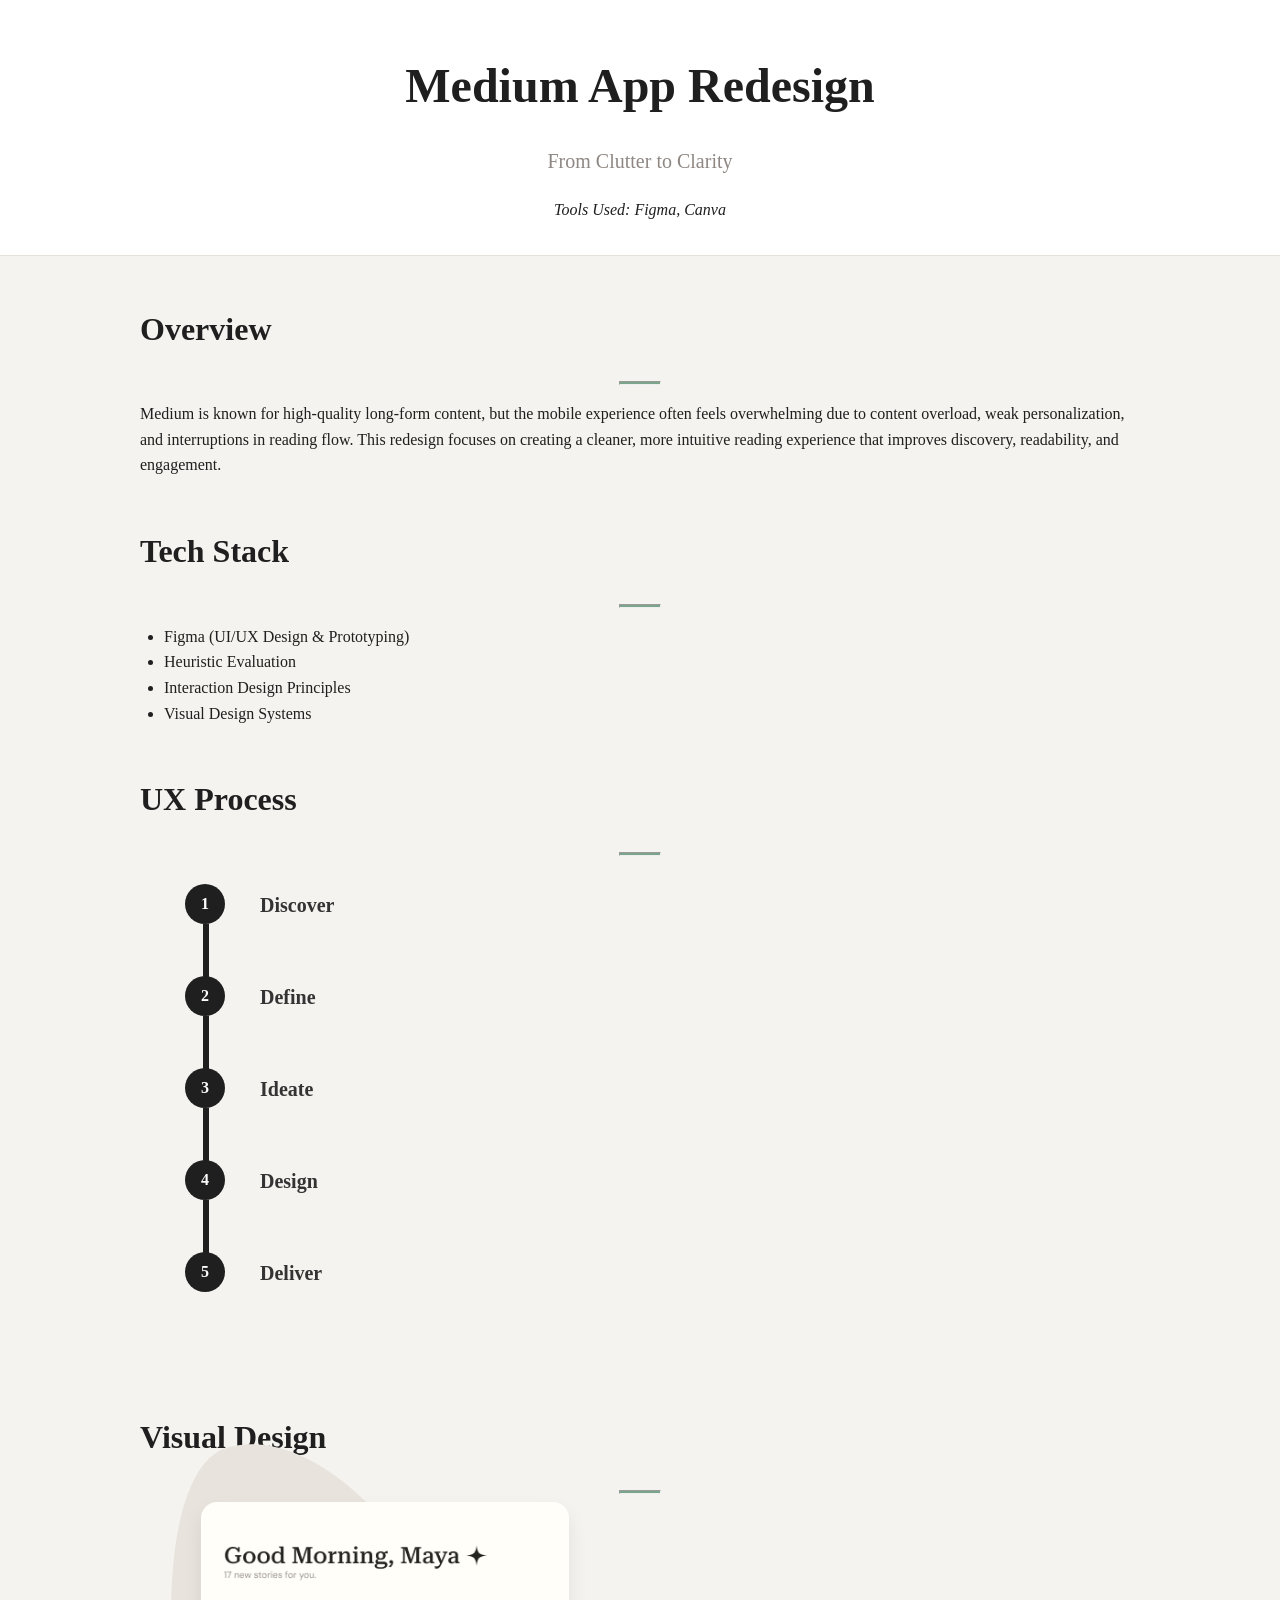
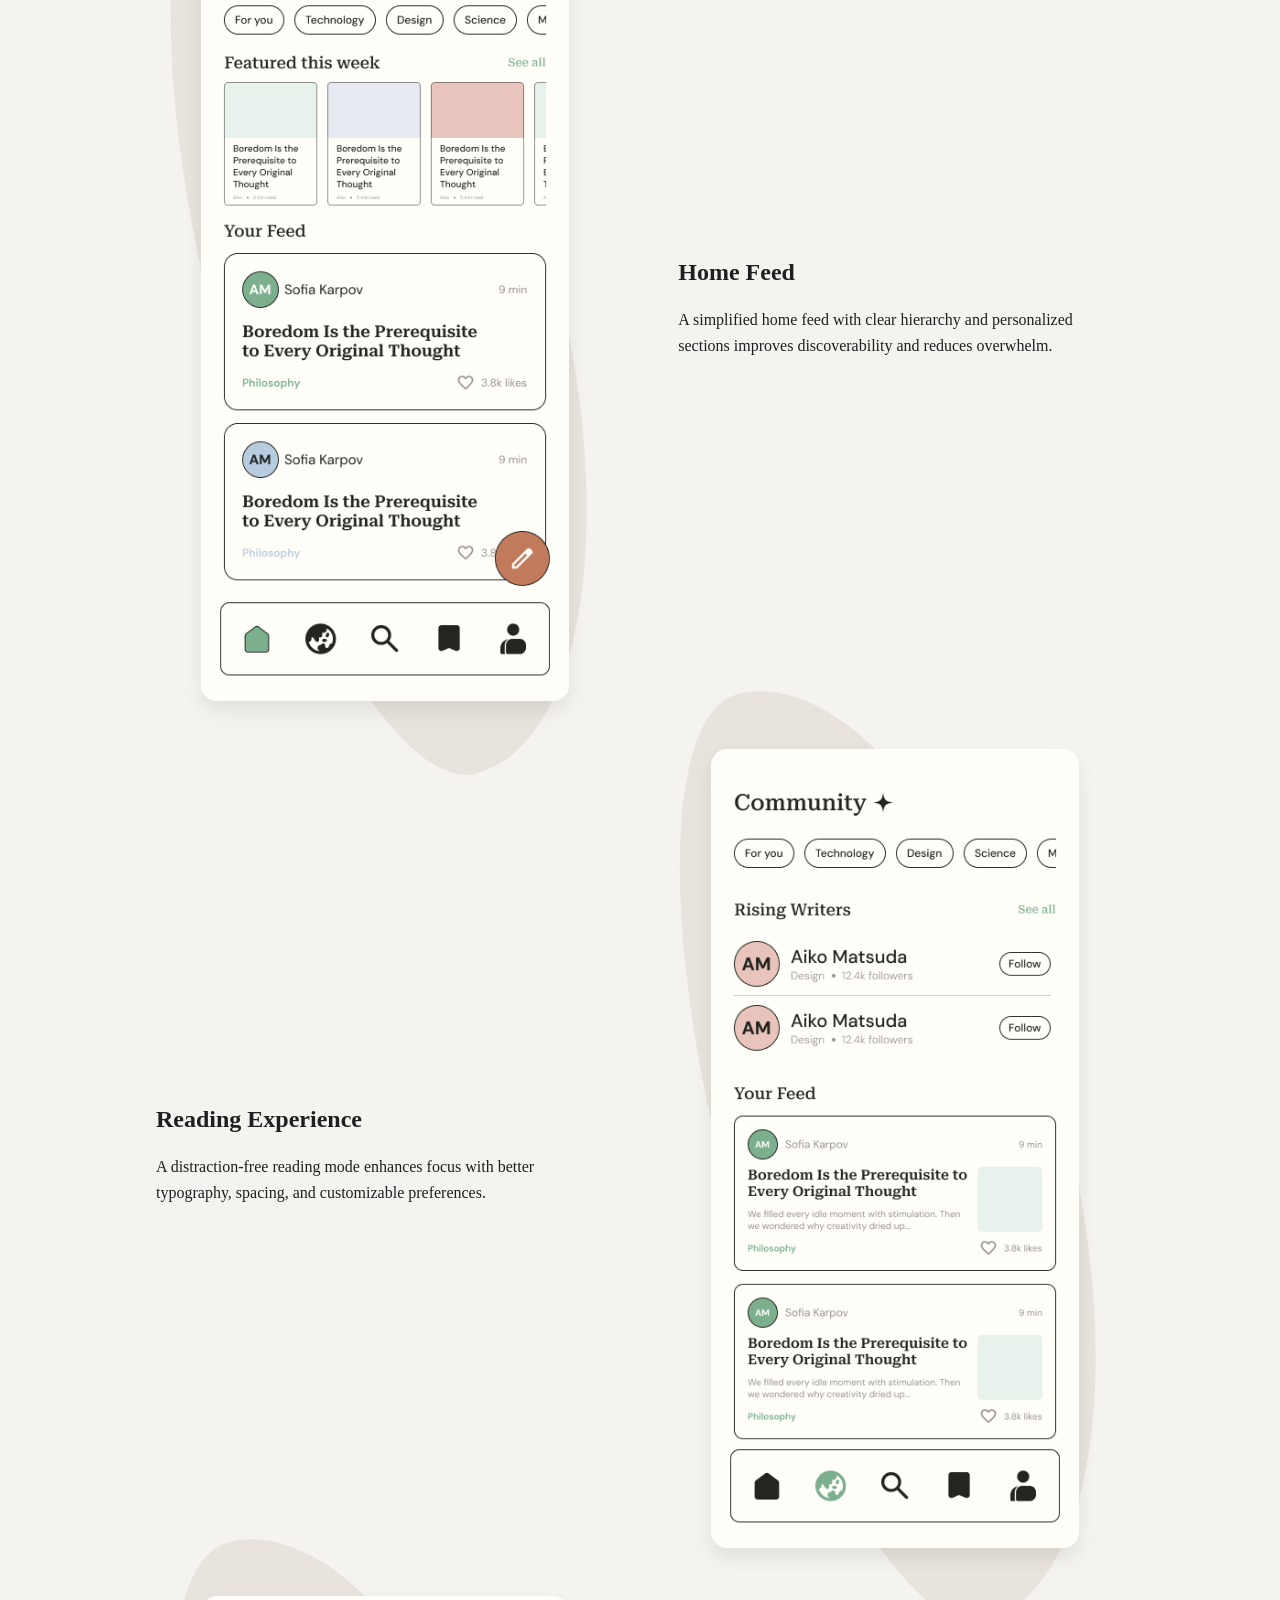
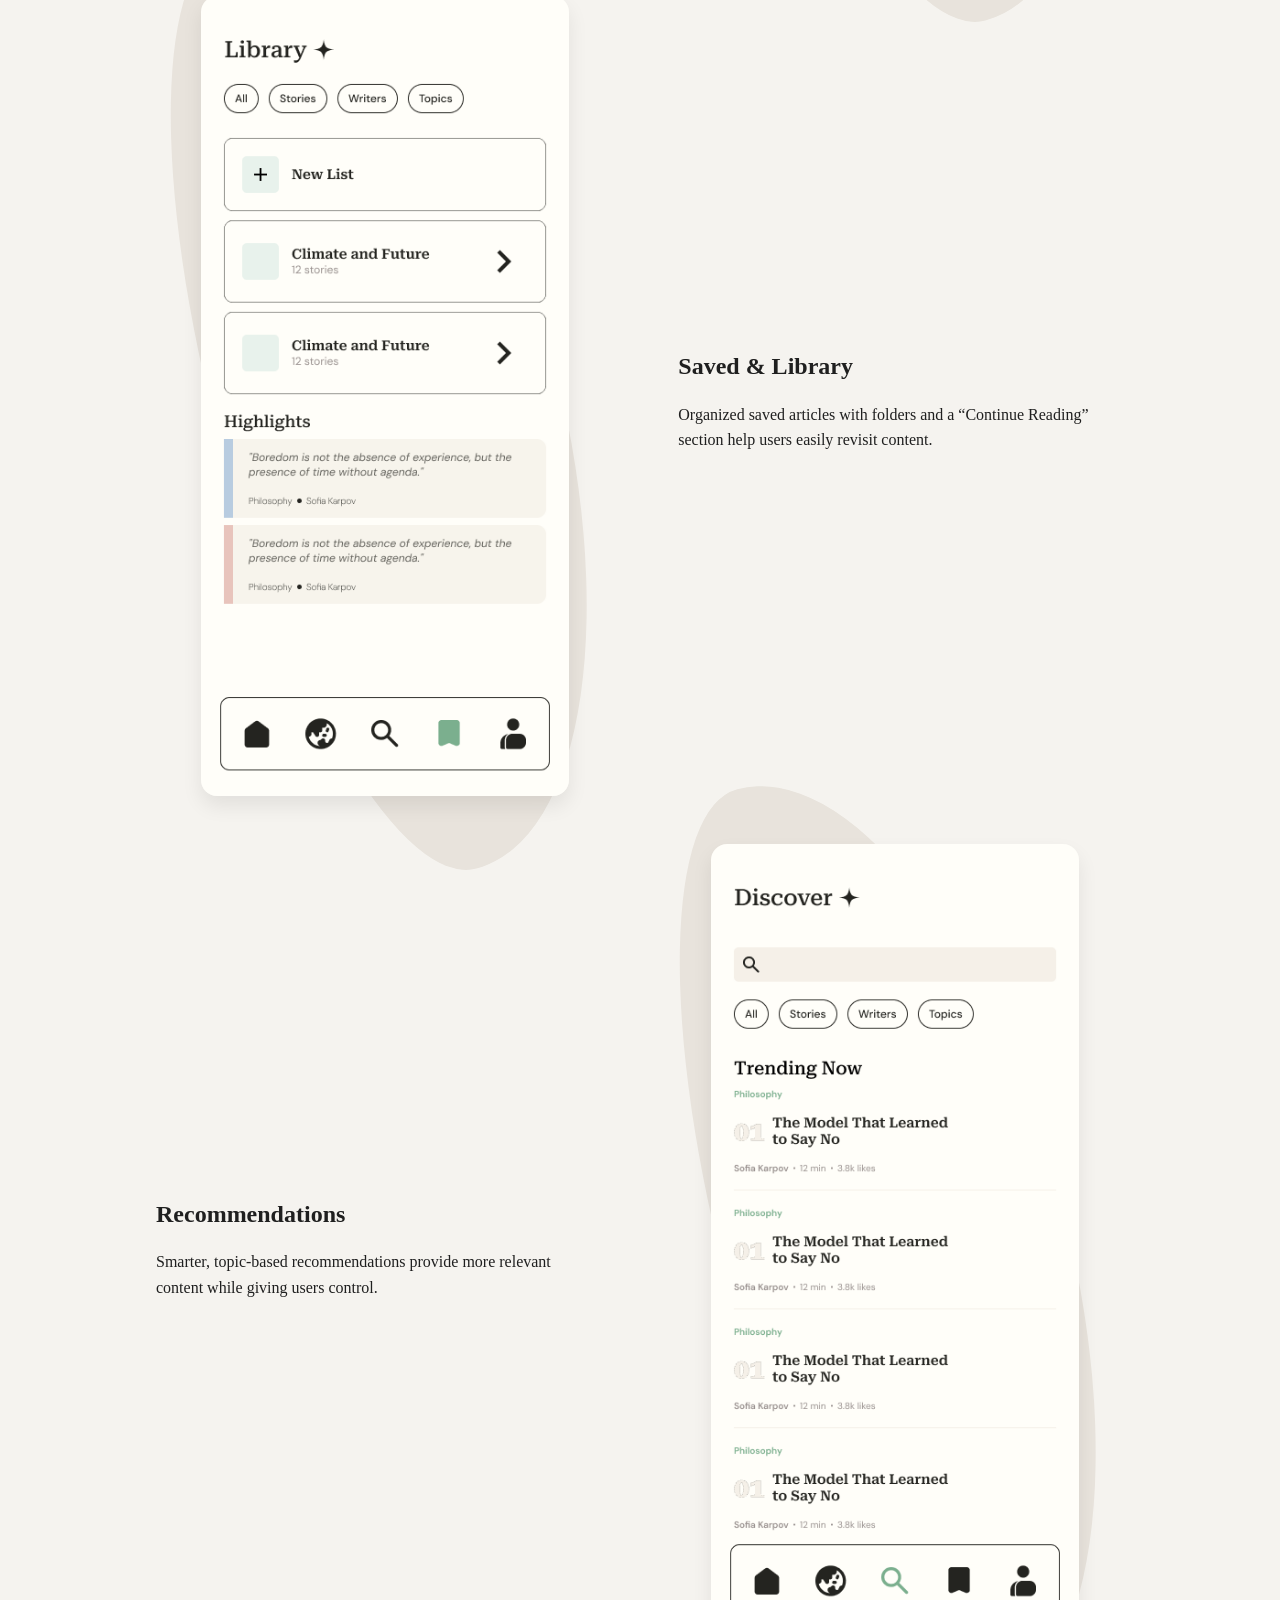
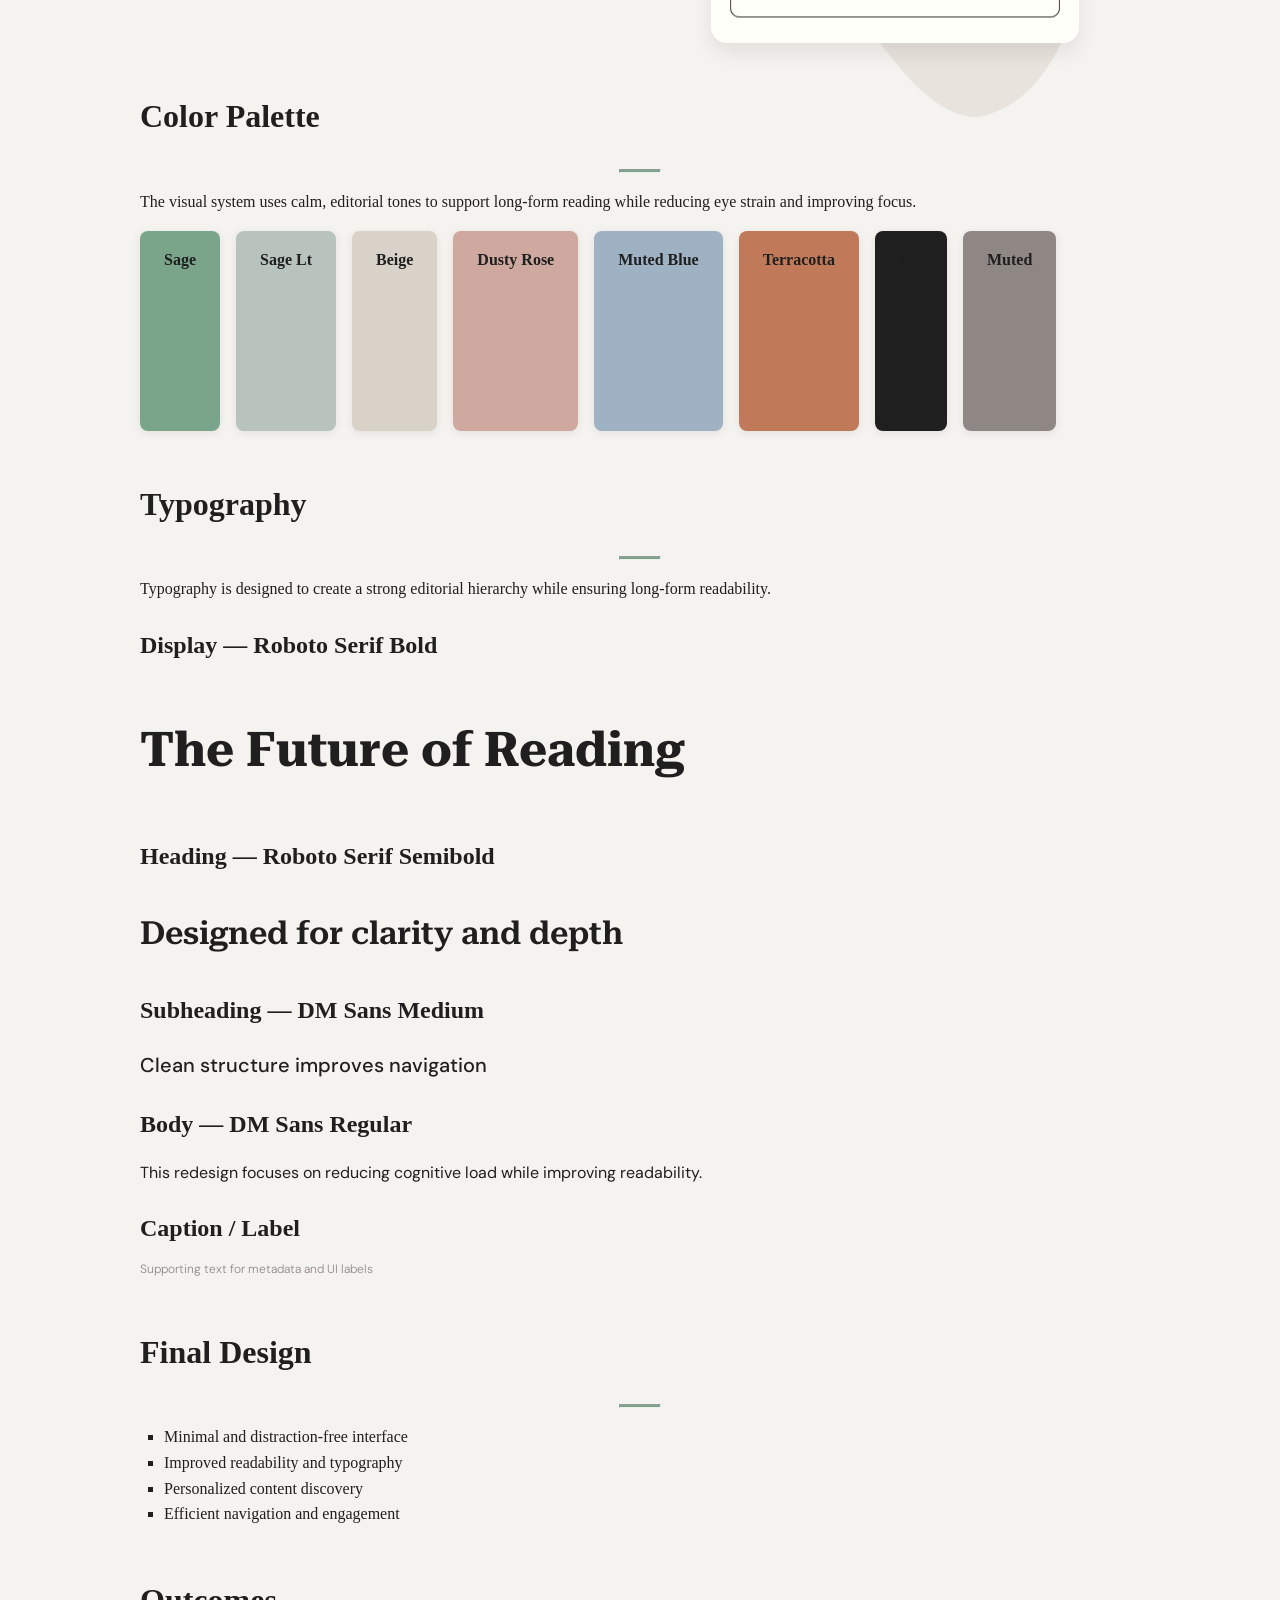
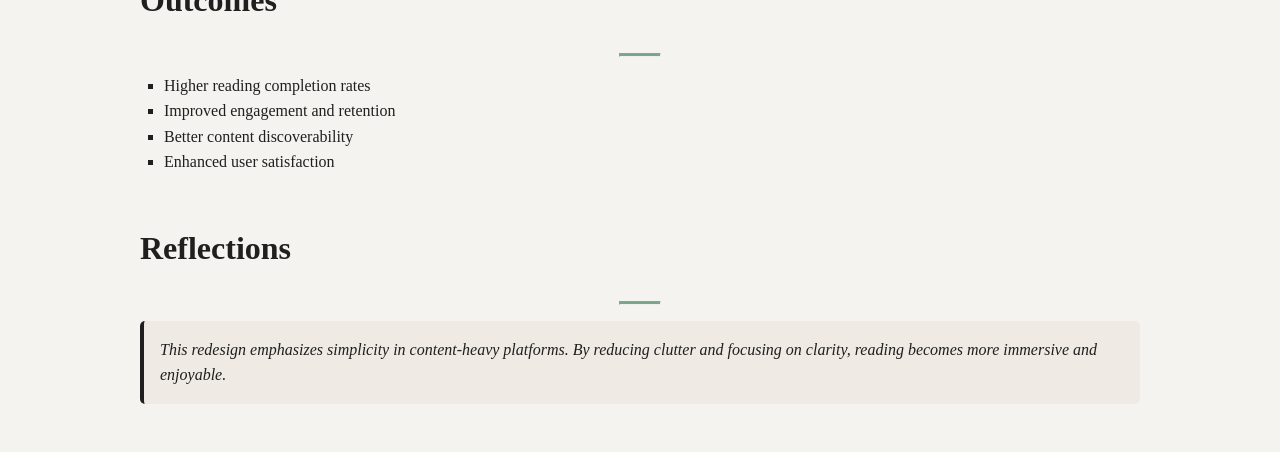
<file: bad-ux-museum/index.html>
<!DOCTYPE html>
<html lang="en">
<head>
    <meta charset="UTF-8" />
    <meta name="viewport" content="width=device-width, initial-scale=1.0" />
    <title>Medium App Redesign Case Study</title>

    <link rel="stylesheet" href="style.css" />

    <!-- Fonts -->
    <link href="https://fonts.googleapis.com/css2?family=Poppins:wght@400;600&family=DM+Sans:wght@300;400;500&family=Roboto+Serif:wght@600;700&display=swap" rel="stylesheet">
</head>

<body>

<header>
    <h1>Medium App Redesign</h1>
    <p class="subtitle">From Clutter to Clarity</p>
    <p><em>Tools Used: Figma, Canva</em></p>
</header>

<section>
    <h2>Overview</h2>
    <hr>
    <p>
        Medium is known for high-quality long-form content, but the mobile experience often feels overwhelming due to content overload, weak personalization, and interruptions in reading flow.
        This redesign focuses on creating a cleaner, more intuitive reading experience that improves discovery, readability, and engagement.
    </p>
</section>

<section>
    <h2>Tech Stack</h2>
    <hr>
    <ul>
        <li>Figma (UI/UX Design & Prototyping)</li>
        <li>Heuristic Evaluation</li>
        <li>Interaction Design Principles</li>
        <li>Visual Design Systems</li>
    </ul>
</section>

<section class="ux-process">
    <h2>UX Process</h2>
    <hr>

    <div class="ux-process-wrapper">

        <div class="ux-step">
            <div class="ux-circle">1</div>
            <div class="ux-card">
                <div class="ux-heading">Discover</div>
                <div class="ux-content">
                    Studied user behavior, app reviews, and competitor platforms to understand pain points in reading and content discovery.
                </div>
            </div>
        </div>

        <div class="ux-step">
            <div class="ux-circle">2</div>
            <div class="ux-card">
                <div class="ux-heading">Define</div>
                <div class="ux-content">
                    Identified key issues: content overload, weak personalization, disrupted reading flow, and poor content organization.
                </div>
            </div>
        </div>

        <div class="ux-step">
            <div class="ux-circle">3</div>
            <div class="ux-card">
                <div class="ux-heading">Ideate</div>
                <div class="ux-content">
                    Explored solutions focused on minimalism, clarity, personalization, and seamless reading experiences.
                </div>
            </div>
        </div>

        <div class="ux-step">
            <div class="ux-circle">4</div>
            <div class="ux-card">
                <div class="ux-heading">Design</div>
                <div class="ux-content">
                    Created redesigned interfaces with improved typography, layout, and reduced cognitive load.
                </div>
            </div>
        </div>

        <div class="ux-step">
            <div class="ux-circle">5</div>
            <div class="ux-card">
                <div class="ux-heading">Deliver</div>
                <div class="ux-content">
                    Delivered a refined experience that transforms Medium into a focused, distraction-free reading platform.
                </div>
            </div>
        </div>

    </div>
</section>

<section class="visual-design">
    <h2>Visual Design</h2>
    <hr>

    <div class="section">
        <div class="image">
            <img src="source/landing.png" />
        </div>
        <div class="text">
            <h3>Home Feed</h3>
            <p>
                A simplified home feed with clear hierarchy and personalized sections improves discoverability and reduces overwhelm.
            </p>
        </div>
    </div>

    <div class="section">
        <div class="image">
            <img src="source/room1.png" />
        </div>
        <div class="text">
            <h3>Reading Experience</h3>
            <p>
                A distraction-free reading mode enhances focus with better typography, spacing, and customizable preferences.
            </p>
        </div>
    </div>

    <div class="section">
        <div class="image">
            <img src="source/room2.png" />
        </div>
        <div class="text">
            <h3>Saved & Library</h3>
            <p>
                Organized saved articles with folders and a “Continue Reading” section help users easily revisit content.
            </p>
        </div>
    </div>

    <div class="section">
        <div class="image">
            <img src="source/room3.png" />
        </div>
        <div class="text">
            <h3>Recommendations</h3>
            <p>
                Smarter, topic-based recommendations provide more relevant content while giving users control.
            </p>
        </div>
    </div>
</section>

<section class="palette">
    <h2>Color Palette</h2>
    <hr>

    <p>
        The visual system uses calm, editorial tones to support long-form reading while reducing eye strain and improving focus.
    </p>

    <div class="color-swatches">
        <div class="swatch" style="background-color:#7AA58A;">Sage</div>
        <div class="swatch" style="background-color:#B8C3BE;">Sage Lt</div>
        <div class="swatch" style="background-color:#D8D2C8;">Beige</div>
        <div class="swatch" style="background-color:#CFA9A0;">Dusty Rose</div>
        <div class="swatch" style="background-color:#9FB2C4;">Muted Blue</div>
        <div class="swatch" style="background-color:#C07A5A;">Terracotta</div>
        <div class="swatch" style="background-color:#1F1F1F;">Ink</div>
        <div class="swatch" style="background-color:#8E8783;">Muted</div>
    </div>
</section>

<section class="typography">
    <h2>Typography</h2>
    <hr>

    <p>
        Typography is designed to create a strong editorial hierarchy while ensuring long-form readability.
    </p>

    <div class="font-sample">
        <h3>Display — Roboto Serif Bold</h3>
        <p style="font-family:'Roboto Serif', serif; font-weight:700; font-size:48px;">
            The Future of Reading
        </p>
    </div>

    <div class="font-sample">
        <h3>Heading — Roboto Serif Semibold</h3>
        <p style="font-family:'Roboto Serif', serif; font-weight:600; font-size:32px;">
            Designed for clarity and depth
        </p>
    </div>

    <div class="font-sample">
        <h3>Subheading — DM Sans Medium</h3>
        <p style="font-family:'DM Sans', sans-serif; font-weight:500; font-size:20px;">
            Clean structure improves navigation
        </p>
    </div>

    <div class="font-sample">
        <h3>Body — DM Sans Regular</h3>
        <p style="font-family:'DM Sans', sans-serif; font-weight:400; font-size:16px;">
            This redesign focuses on reducing cognitive load while improving readability.
        </p>
    </div>

    <div class="font-sample">
        <h3>Caption / Label</h3>
        <p style="font-family:'DM Sans', sans-serif; font-weight:300; font-size:12px; color:#8E8783;">
            Supporting text for metadata and UI labels
        </p>
    </div>
</section>

<section class="final-design">
    <h2>Final Design</h2>
    <hr>
    <ul>
        <li>Minimal and distraction-free interface</li>
        <li>Improved readability and typography</li>
        <li>Personalized content discovery</li>
        <li>Efficient navigation and engagement</li>
    </ul>
</section>

<section class="outcomes">
    <h2>Outcomes</h2>
    <hr>
    <ul>
        <li>Higher reading completion rates</li>
        <li>Improved engagement and retention</li>
        <li>Better content discoverability</li>
        <li>Enhanced user satisfaction</li>
    </ul>
</section>

<section class="reflections">
    <h2>Reflections</h2>
    <hr>
    <blockquote class="notion-quote">
        This redesign emphasizes simplicity in content-heavy platforms. By reducing clutter and focusing on clarity, reading becomes more immersive and enjoyable.
    </blockquote>
</section>

</body>
</html>
</file>
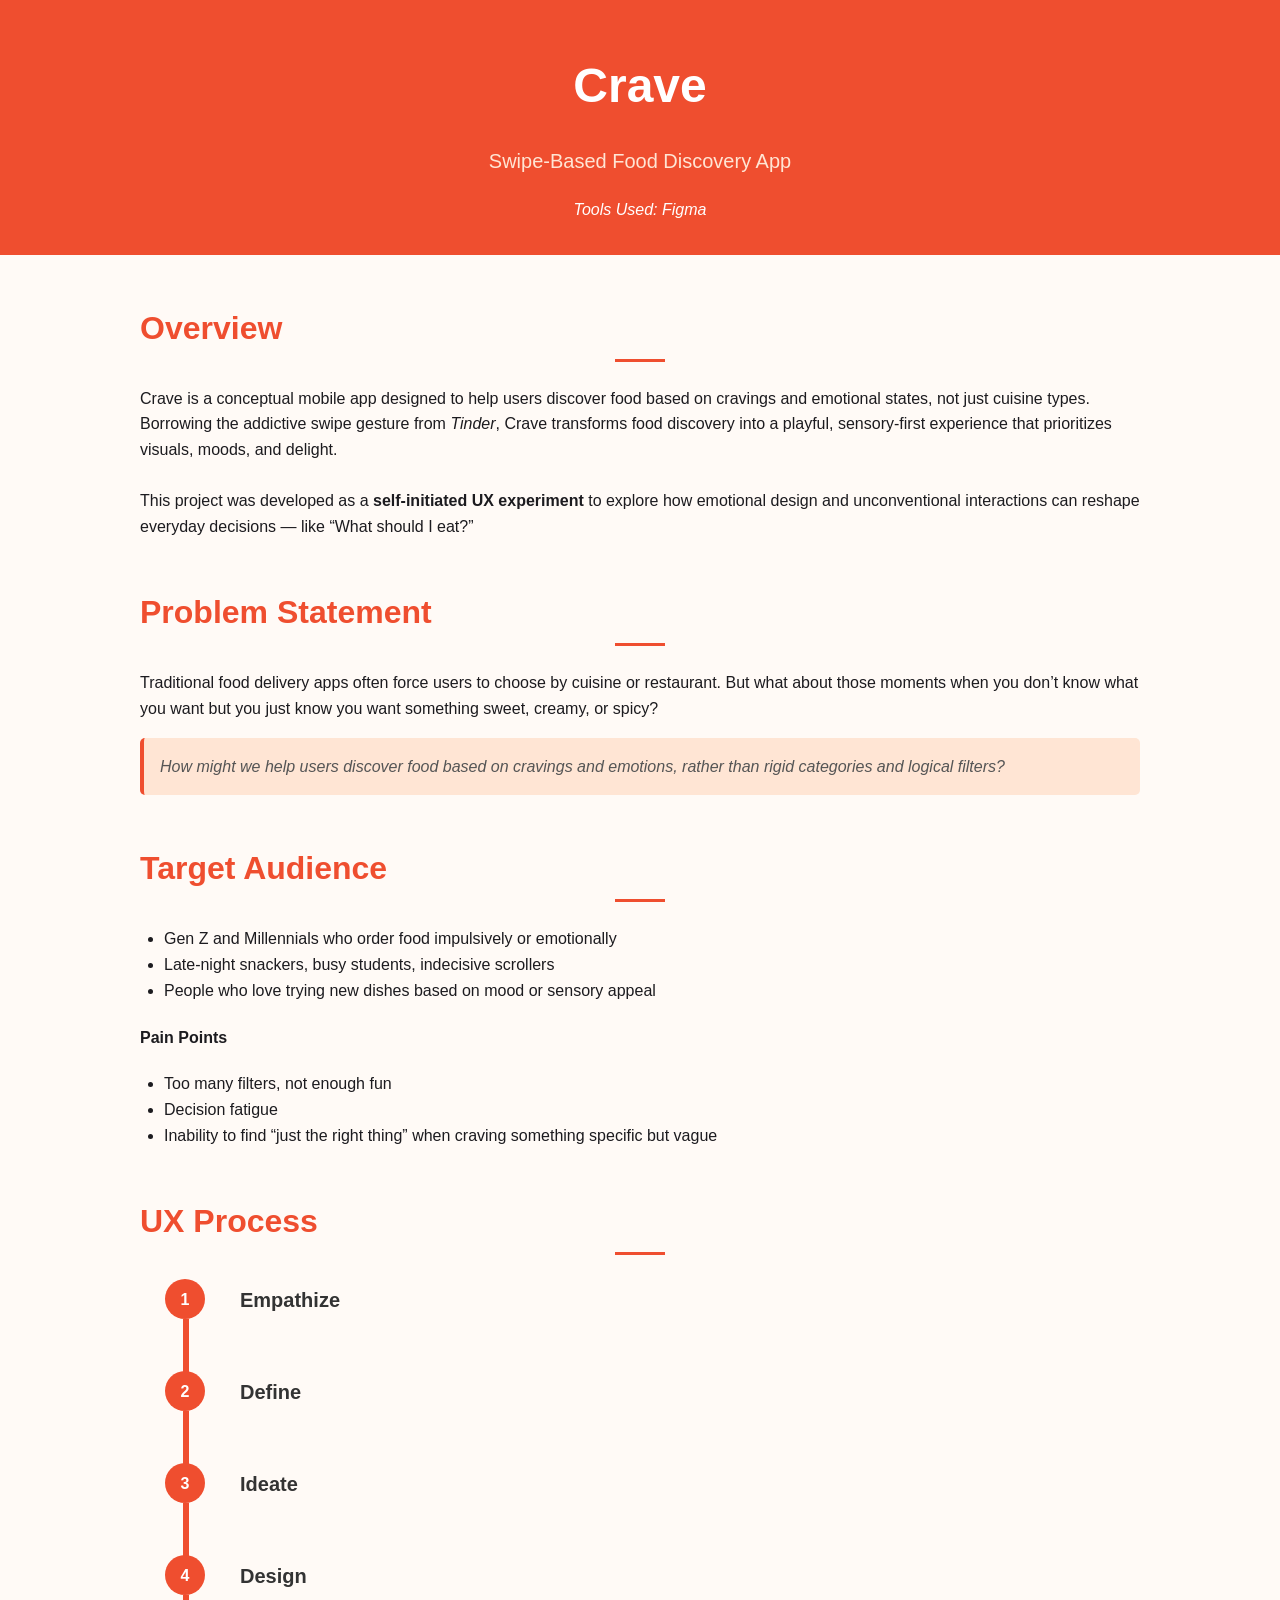
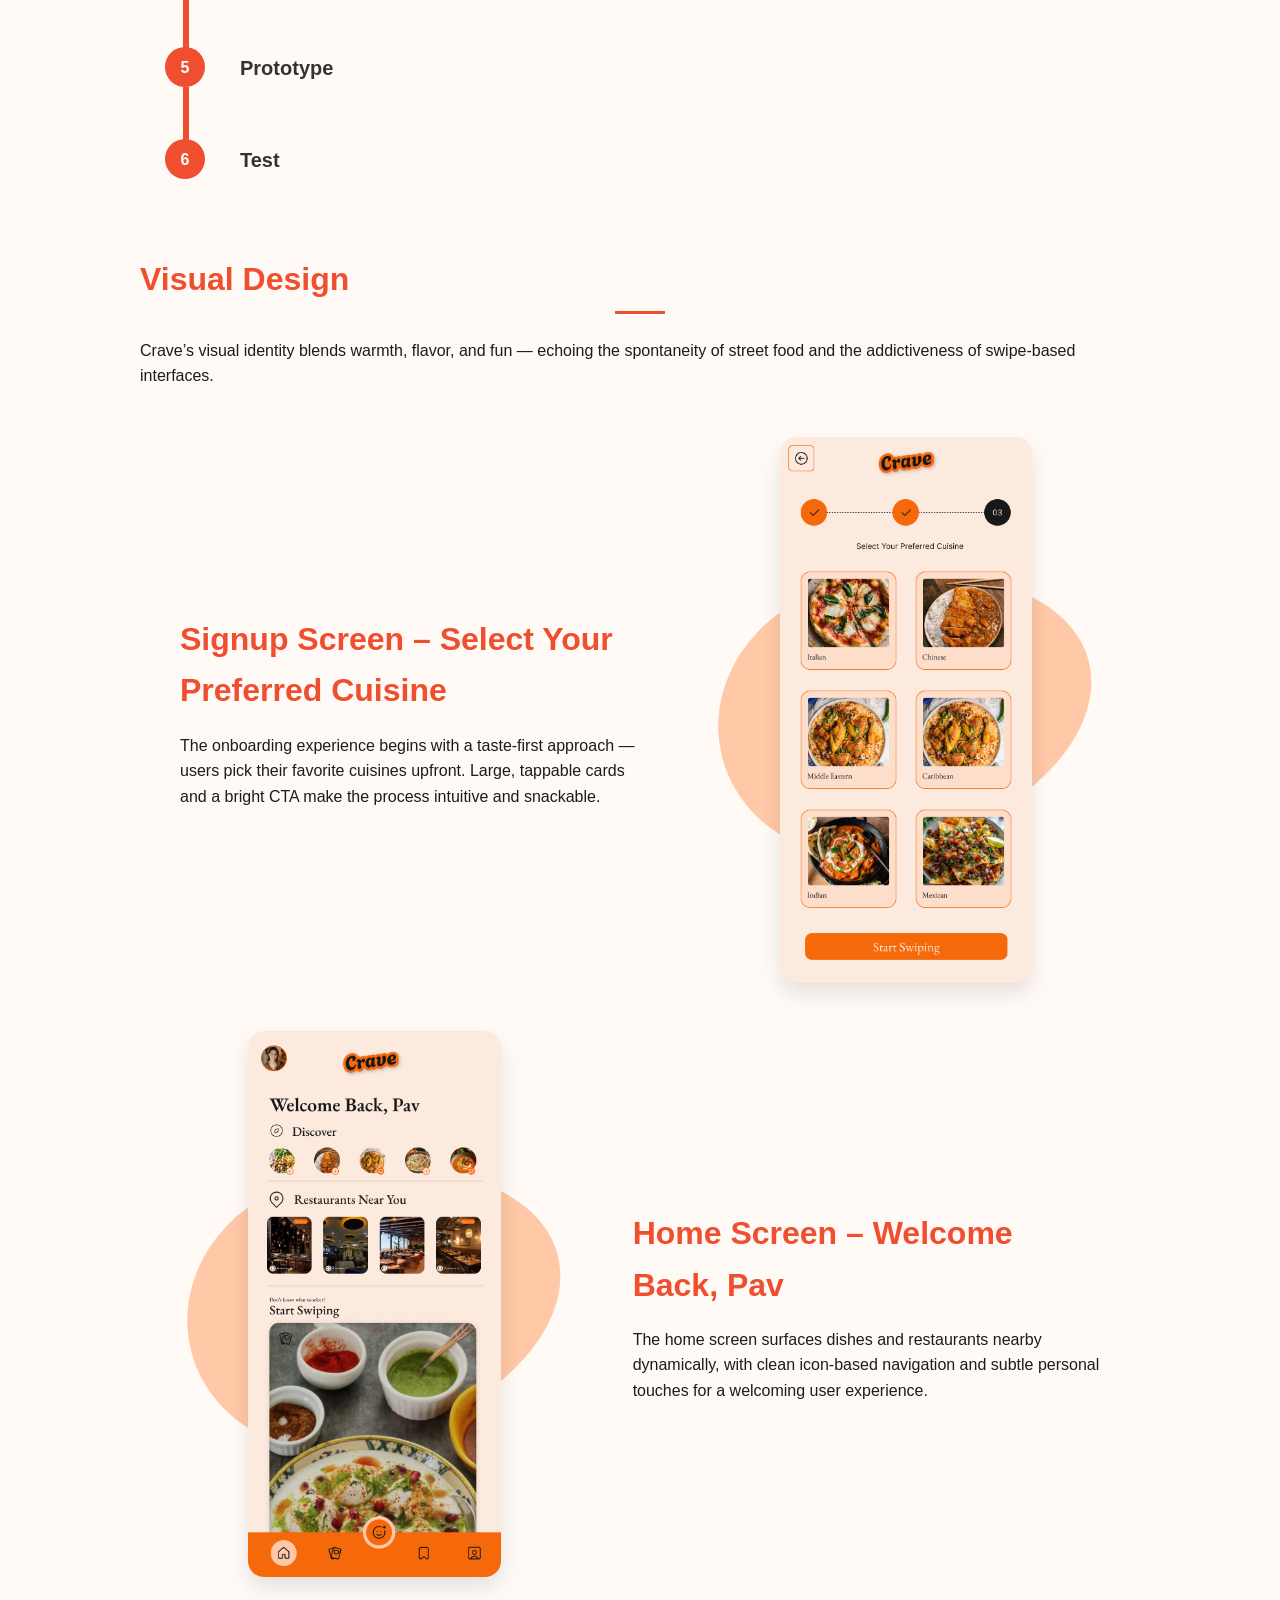
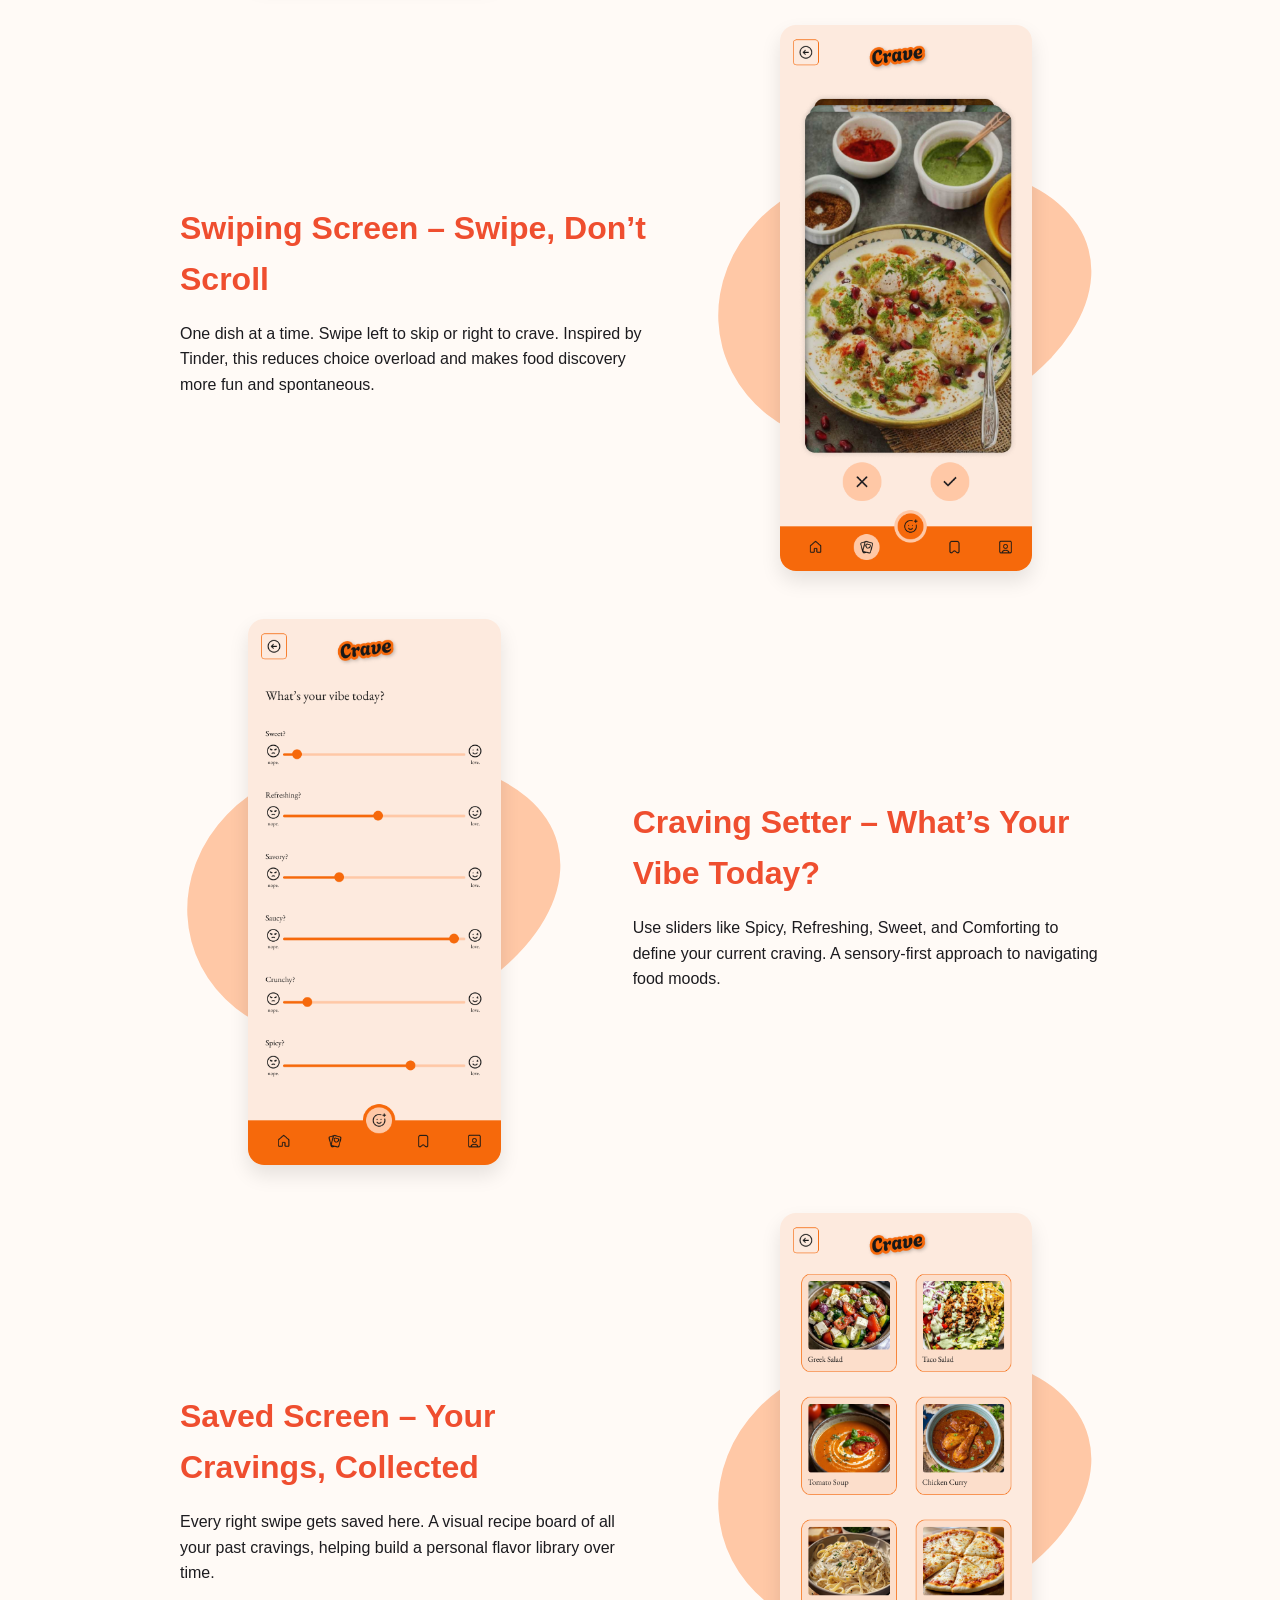
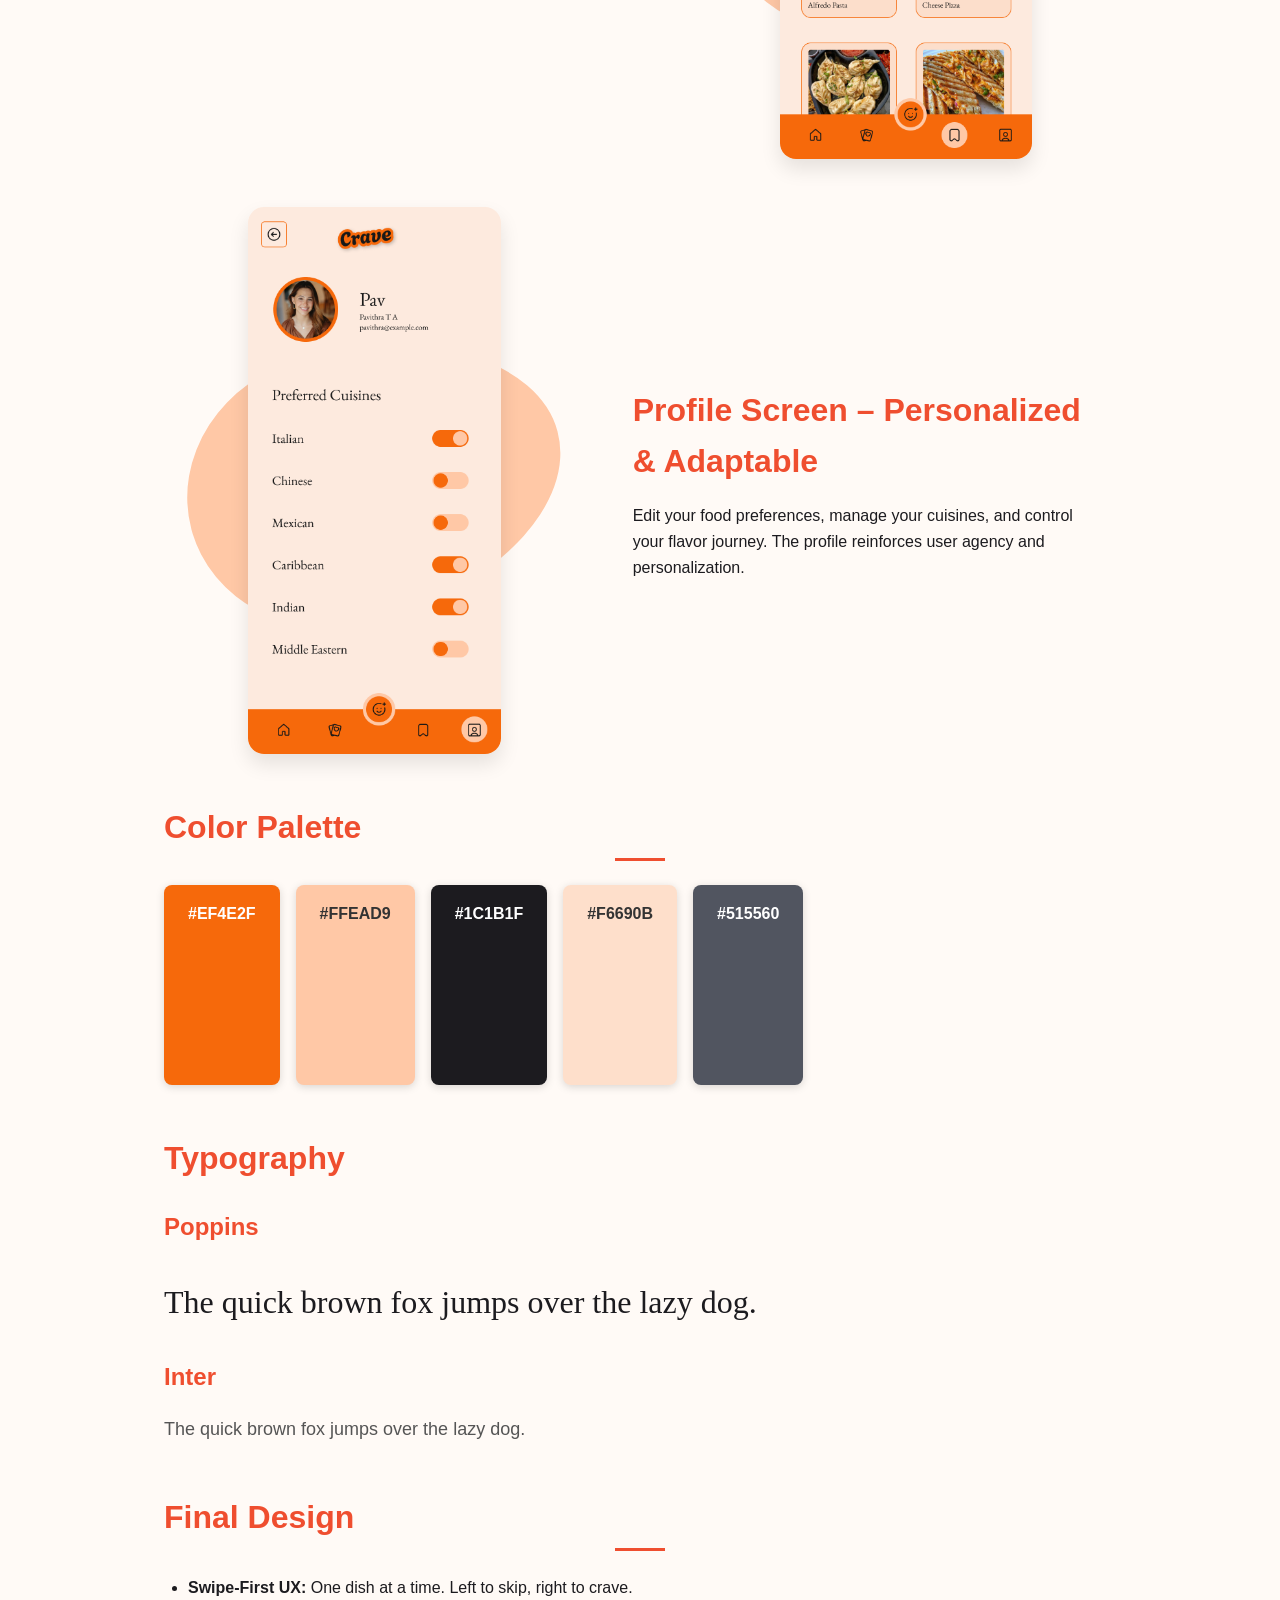
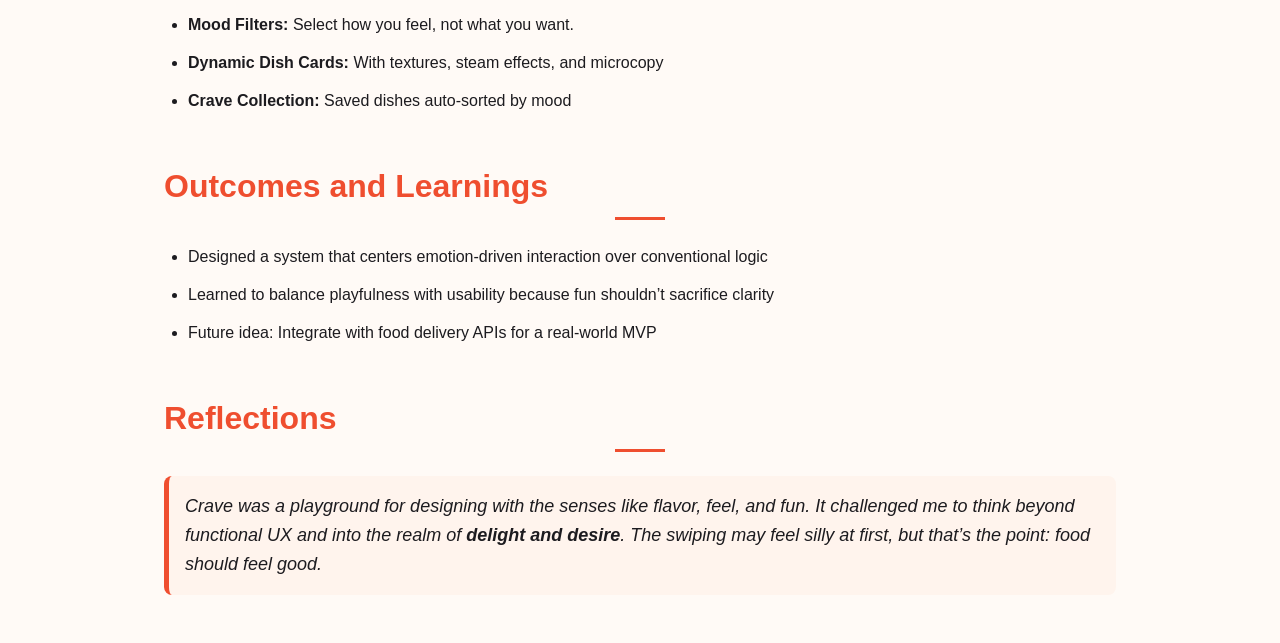
<file: crave-app/index.html>
<!--Case Study Website for Crave - Swipe based Food App-->
<!DOCTYPE html>
<html>
    <head>
        <meta charset="UTF-8" />
        <meta name="viewport" content="width=device-width, initial-scale=1.0" />
        <title>Crave | Case Study</title>
        <link rel="icon" href="source/logo.png">
        <link rel="stylesheet" href="style.css">
    </head>

    <body>
        <!--Header Section-->
        <header>
            <h1>Crave</h1>
            <p class="subtitle">Swipe-Based Food Discovery App</p>
            <p><em>Tools Used: Figma</em></p>
        </header>

        <!--Overview Section-->
        <section class="overview">
            <h2>Overview</h2>
            <hr>
            <p>
                Crave is a conceptual mobile app designed to help users discover food based on cravings and emotional states, not just cuisine types. 
                Borrowing the addictive swipe gesture from <em>Tinder</em>, Crave transforms food discovery into a playful, sensory-first experience that prioritizes visuals, moods, and delight. <br> <br>
                This project was developed as a <b>self-initiated UX experiment</b> to explore how emotional design and unconventional interactions can reshape everyday decisions — like “What should I eat?”
            </p>
        </section>

        <!--Problem Statement Section-->
        <section class="prob-statement">
            <h2>Problem Statement</h2>
            <hr>
            <p>
                Traditional food delivery apps often force users to choose by cuisine or restaurant. But what about those moments when you don’t know what you want but you just know you want something sweet, creamy, or spicy? 
                <blockquote class="notion-quote">
                    How might we help users discover food based on cravings and emotions, rather than rigid categories and logical filters?
                </blockquote>
            </p>
        </section>

        <!--Target Audience Section-->
        <section class="target-audience">
            <h2>Target Audience</h2>
            <hr>
            <ul>
                <li>Gen Z and Millennials who order food impulsively or emotionally</li>
                <li>Late-night snackers, busy students, indecisive scrollers</li>
                <li>People who love trying new dishes based on mood or sensory appeal</li>
            </ul>

            <h4>Pain Points</h4>
            <ul>
                <li>Too many filters, not enough fun</li>
                <li>Decision fatigue</li>
                <li>Inability to find “just the right thing” when craving something specific but vague</li>
            </ul>
        </section>

        <!--UX Process-->
        <section class="ux-process">
        <h2>UX Process</h2>
        <hr>
        <div class="ux-process-wrapper">
        
            <div class="ux-step">
                <div class="ux-circle">1</div>
                <div class="ux-card">
                    <div class="ux-heading">Empathize</div>
                    <div class="ux-content">
                        <ul>
                            <li>Quick user interviews revealed that most people often “feel like” something sweet, crunchy, warm  rather than having a dish in mind</li>
                            <li>Common emotions tied to food cravings: <em>comfort, boredom, celebration, late-night guilt, or stress</em></li>
                        </ul>
                    </div>
                </div>
            </div>

            <div class="ux-step">
                <div class="ux-circle">2</div>
                <div class="ux-card">
                    <div class="ux-heading">Define</div>
                    <div class="ux-content">
                        <h4>User Goals</h4>
                        <ul>
                            <li>Quick, intuitive food discovery</li>
                            <li>Less cognitive load</li>
                            <li>A fun, visual interaction (something scroll fatigue can’t offer)</li>
                        </ul>
                        <h4>How Might We...</h4>
                        <ul>
                            <li>…match users with dishes that reflect their current craving or mood?</li>
                            <li>…turn food discovery into a game-like experience?</li>
                        </ul>
                    </div>
                </div>
            </div>

            <div class="ux-step">
                <div class="ux-circle">3</div>
                <div class="ux-card">
                    <div class="ux-heading">Ideate</div>
                    <div class="ux-content">
                        <ul>
                            <li>Borrowed swipe UX from Tinder but applied it to dishes</li>
                            <li>Designed filters for “Mood” instead of just meal-type <em>(e.g., Cozy, Energized, Bold, Melty)</em></li>
                            <li>Used sensory triggers (images, textures) instead of just names and descriptions</li>
                        </ul>
                    </div>
                </div>
            </div>

            <div class="ux-step">
                <div class="ux-circle">4</div>
                <div class="ux-card">
                    <div class="ux-heading">Design</div>
                    <div class="ux-content">
                        <ul>
                            <li>Created high-fidelity wireframes in Figma</li>
                            <li>Defined a <b>bright and bold color palette</b> with warm accents and gradient overlays to signal flavor and mood</li>
                            <li>Designed playful dish cards with microcopy like <em>“Feeling Cheesy?”</em>, <em>“Get Saucy”</em>, <em>“Crunch Attack”</em></li>
                        </ul>
                    </div>
                </div>
            </div>

            <div class="ux-step">
                <div class="ux-circle">5</div>
                <div class="ux-card">
                    <div class="ux-heading">Prototype</div>
                    <div class="ux-content">
                        <ul>
                            <li>Figma Smart Animate used to create seamless card transitions</li>
                            <li>Mood filter transitions animated with blur and softness for emotional impact</li>
                        </ul>
                    </div>
                </div>
            </div>

            <div class="ux-step">
                <div class="ux-circle">6</div>
                <div class="ux-card">
                    <div class="ux-heading">Test</div>
                    <div class="ux-content">
                        <ul>
                            <li>Usability tests with 5 users (ages 19–26)</li>
                            <li>Feedback: “Super fun”, “love the vibe”, “makes me hungry lol”, “could get addictive”</li>
                            <li>Iterated swipe delay timing and added "undo" for accidental skips</li>
                        </ul>
                    </div>
                </div>
            </div>
        </div>
        </section>

        <!--Visual Design-->
        <section class="visual-design">
            <h2>Visual Design</h2>
            <hr>
            <p>Crave’s visual identity blends warmth, flavor, and fun — echoing the spontaneity of street food and the addictiveness of swipe-based interfaces.</p>
            <section class="section">
                <div class="image">
                    <img src="source/signup-screen.png" alt="Signup Screen">
                </div>
                <div class="text">
                    <h2>Signup Screen – Select Your Preferred Cuisine</h2>
                    <p>The onboarding experience begins with a taste-first approach — users pick their favorite cuisines upfront. Large, tappable cards and a bright CTA make the process intuitive and snackable.</p>
                </div>
            </section>

            <section class="section">
                <div class="image">
                    <img src="source/home-screen.png" alt="Home Screen">
                </div>
                <div class="text">
                    <h2>Home Screen – Welcome Back, Pav</h2>
                    <p>The home screen surfaces dishes and restaurants nearby dynamically, with clean icon-based navigation and subtle personal touches for a welcoming user experience.</p>
                </div>
            </section>

            <section class="section">
                <div class="image">
                    <img src="source/swipe-screen.png" alt="Swiping Screen">
                </div>
                <div class="text">
                    <h2>Swiping Screen – Swipe, Don’t Scroll</h2>
                    <p>One dish at a time. Swipe left to skip or right to crave. Inspired by Tinder, this reduces choice overload and makes food discovery more fun and spontaneous.</p>
                </div>
            </section>

            <section class="section">
                <div class="image">
                    <img src="source/craving-setter.png" alt="Craving Setter">
                </div>
                <div class="text">
                    <h2>Craving Setter – What’s Your Vibe Today?</h2>
                    <p>Use sliders like Spicy, Refreshing, Sweet, and Comforting to define your current craving. A sensory-first approach to navigating food moods.</p>
                </div>
            </section>

            <section class="section">
                <div class="image">
                    <img src="source/saved-screen.png" alt="Saved Screen">
                </div>
                <div class="text">
                    <h2>Saved Screen – Your Cravings, Collected</h2>
                    <p>Every right swipe gets saved here. A visual recipe board of all your past cravings, helping build a personal flavor library over time.</p>
                </div>
            </section>

            <section class="section">
                <div class="image">
                    <img src="source/profile-screen.png" alt="Profile Screen">
                </div>
                <div class="text">
                    <h2>Profile Screen – Personalized & Adaptable</h2>
                    <p>Edit your food preferences, manage your cuisines, and control your flavor journey. The profile reinforces user agency and personalization.</p>
                </div>
            </section>

            <section class="palette">
                <h2>Color Palette</h2>
                <hr>
                <div class="color-swatches">
                <div class="swatch" style="background: #F6690B">#EF4E2F</div>
                <div class="swatch" style="background: #FFC8A6; color:#333">#FFEAD9</div>
                <div class="swatch" style="background: #1C1B1F">#1C1B1F</div>
                <div class="swatch" style="background: #f6690b2f; color:#333">#F6690B</div>
                <div class="swatch" style="background: #515560;">#515560</div>
            </section>

            <section class="typography">
                <h2>Typography</h2>
                <div class="font-sample">
                    <h3>Poppins</h3>
                    <p class="poppins">The quick brown fox jumps over the lazy dog.</p>
                </div>
                <div class="font-sample">
                    <h3>Inter</h3>
                    <p class="inter">The quick brown fox jumps over the lazy dog.</p>
                </div>
            </section>

        <!--Final Design-->
        <section class="final-design">
            <h2>Final Design</h2>
            <hr>
            <ul>
                <li><b>Swipe-First UX:</b> One dish at a time. Left to skip, right to crave.</li>
                <li><b>Mood Filters:</b>  Select how you feel, not what you want.</li>
                <li><b>Dynamic Dish Cards:</b> With textures, steam effects, and microcopy</li>
                <li><b>Crave Collection:</b> Saved dishes auto-sorted by mood</li>
            </ul>
        </section>

        <!--Outcomes and Learnings-->
        <section class="outcomes">
            <h2>Outcomes and Learnings</h2>
            <hr>
            <ul>
                <li>Designed a system that centers emotion-driven interaction over conventional logic</li>
                <li>Learned to balance playfulness with usability because fun shouldn’t sacrifice clarity</li>
                <li>Future idea: Integrate with food delivery APIs for a real-world MVP</li>
            </ul>
        </section>

        <!--Reflections-->
        <section class="reflections">
            <h2>Reflections</h2>
            <hr>
            <p>Crave was a playground for designing with the senses like flavor, feel, and fun. It challenged me to think beyond functional UX and into the realm of <b>delight and desire</b>. The swiping may feel silly at first, but that’s the point: food should feel <em>good.</em></p>
        </section>
    </body>
</html>
</file>
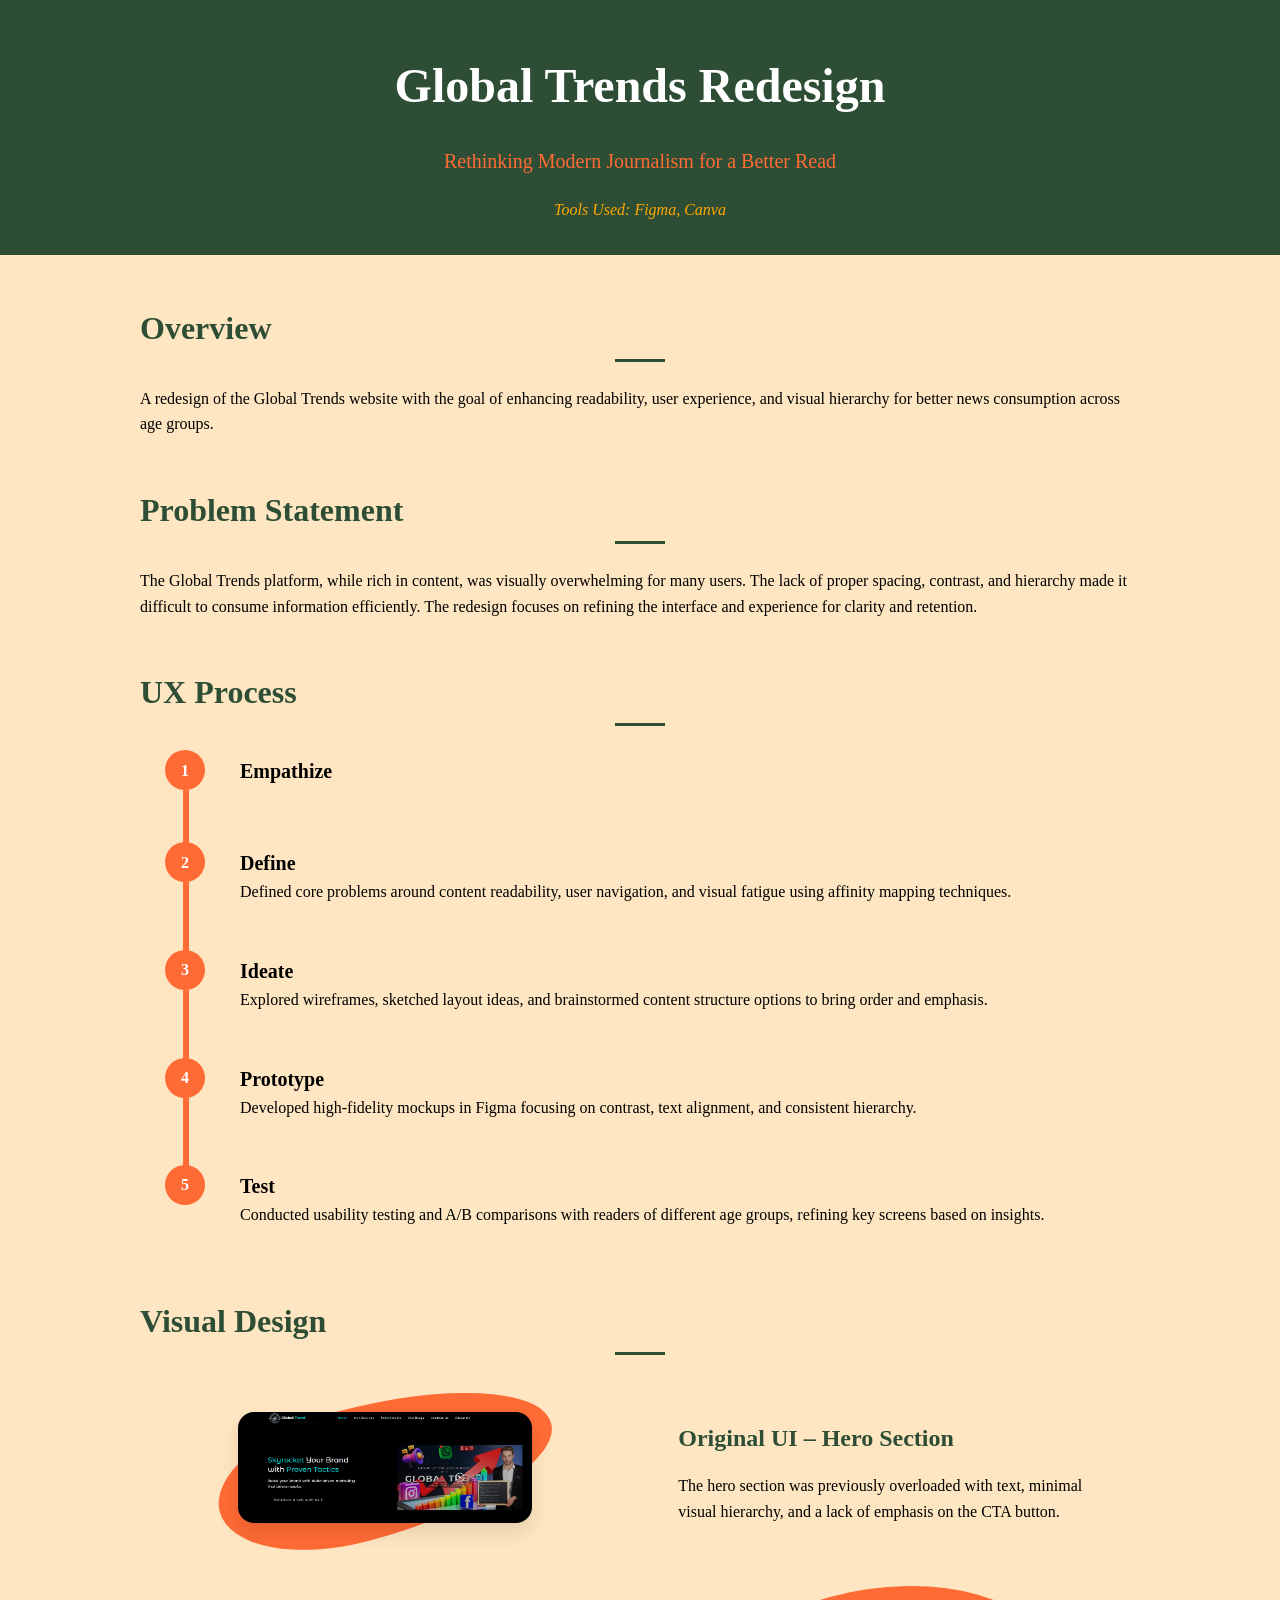
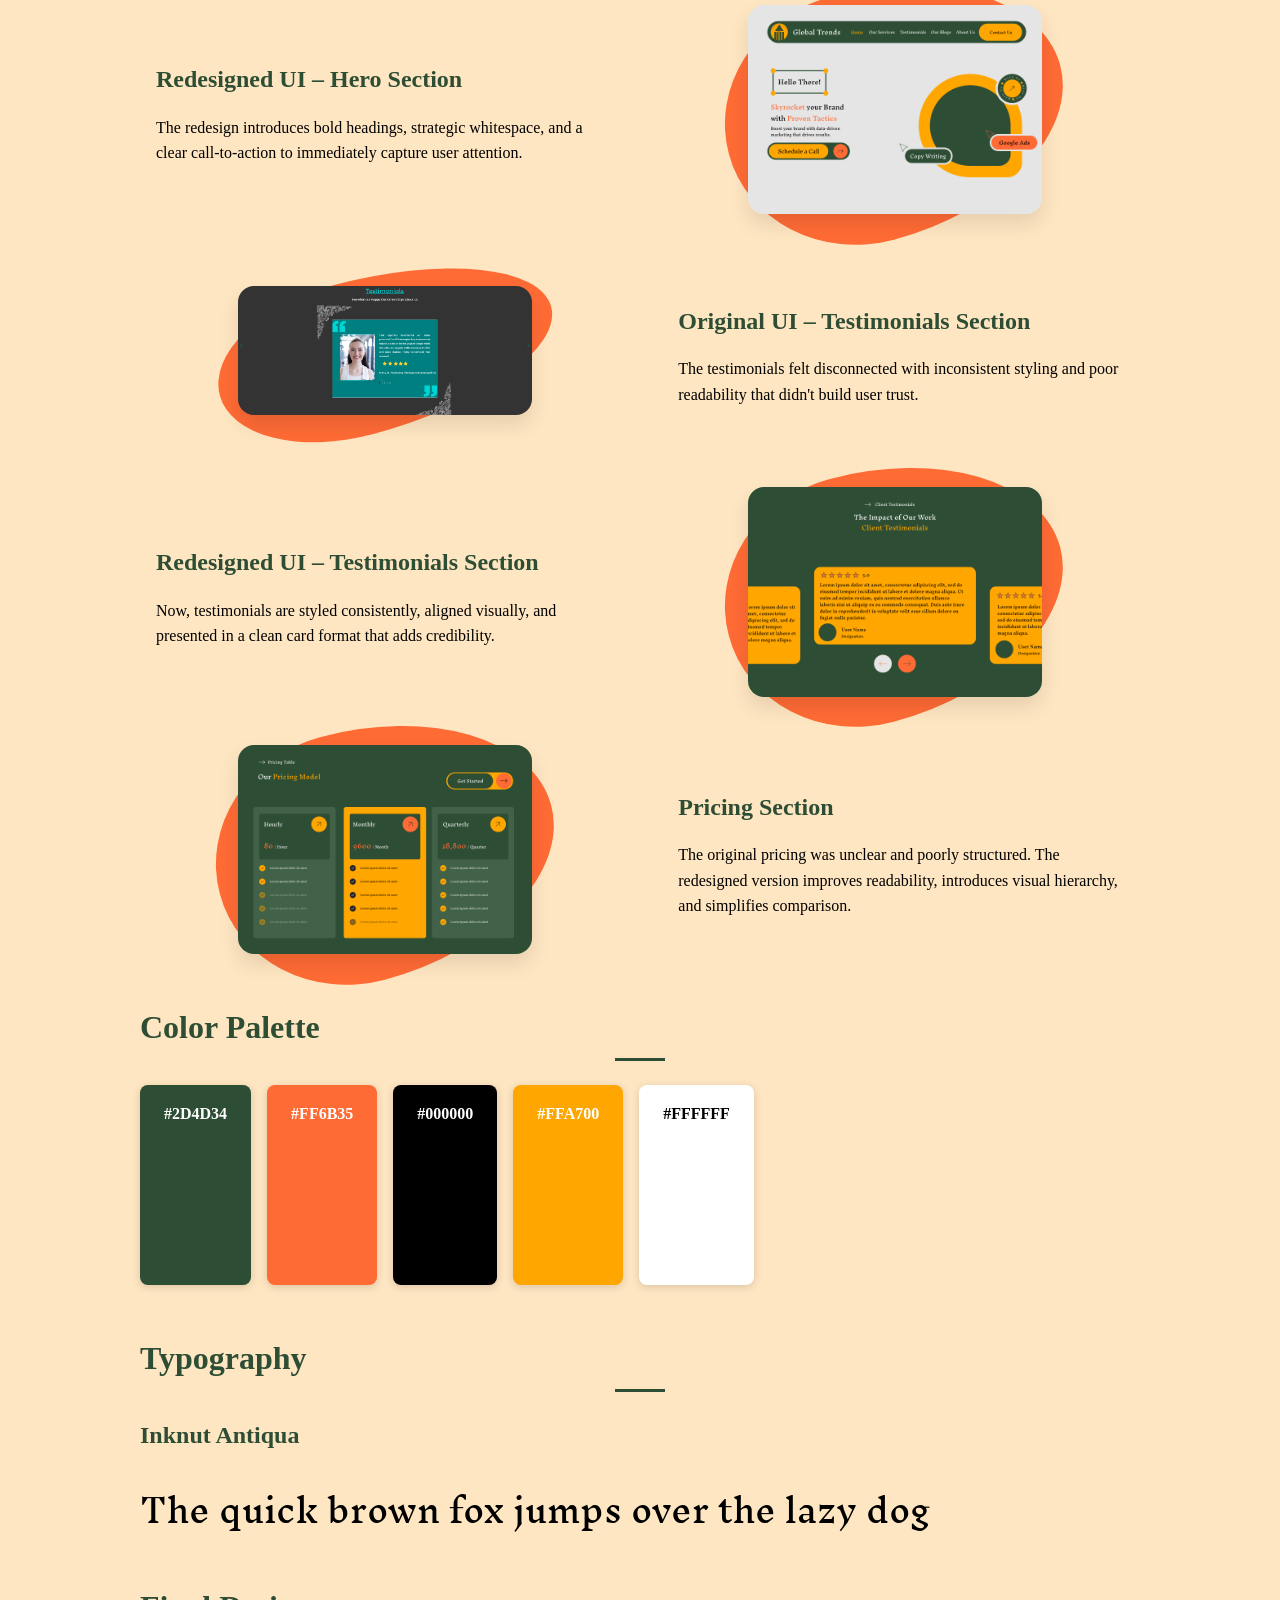
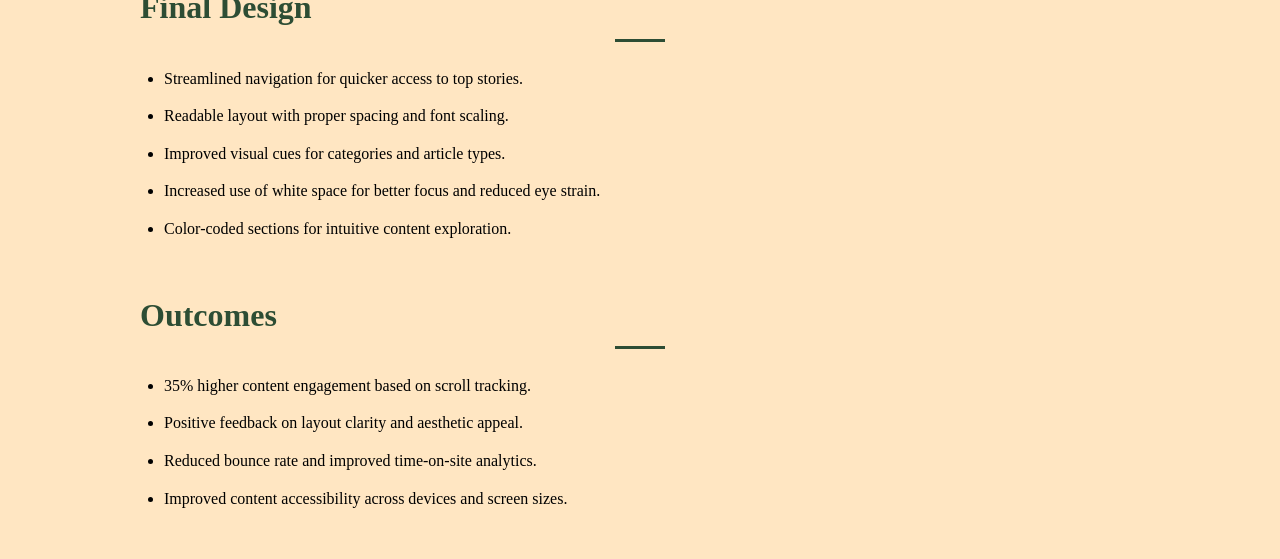
<file: global-trends-redesign/index.html>
<!DOCTYPE html>
<html lang="en">

<head>
    <meta charset="UTF-8">
    <meta name="viewport" content="width=device-width, initial-scale=1.0">
    <title>Global Trends Redesign</title>
    <link href="https://fonts.googleapis.com/css2?family=Inknut+Antiqua:wght@400;700&display=swap" rel="stylesheet">
    <link rel="stylesheet" href="style.css">
</head>

<body>
    <header>
        <h1>Global Trends Redesign</h1>
        <p class="subtitle">Rethinking Modern Journalism for a Better Read</p>
        <p><em>Tools Used: Figma, Canva</em></p>
    </header>

    <section class="overview">
        <h2>Overview</h2>
        <hr>
        <p>A redesign of the Global Trends website with the goal of enhancing readability, user experience, and visual hierarchy for better news consumption across age groups.</p>
    </section>

    <section class="prob-statement">
        <h2>Problem Statement</h2>
        <hr>
        <p>The Global Trends platform, while rich in content, was visually overwhelming for many users. The lack of proper spacing, contrast, and hierarchy made it difficult to consume information efficiently. The redesign focuses on refining the interface and experience for clarity and retention.</p>
    </section>

    <section class="ux-process">
        <h2>UX Process</h2>
        <hr>

        <div class="ux-step">
            <div class="ux-circle">1</div>
            <div class="ux-card">
                <div class="ux-heading">Empathize</div>
                <div class="ux-content">User interviews and feedback highlighted frustrations around overwhelming text blocks, poor visual hierarchy, and lack of clarity.</div>
            </div>
        </div>

        <div class="ux-step">
            <div class="ux-circle">2</div>
            <div class="ux-card">
                <div class="ux-heading">Define</div>
                <div class="content">Defined core problems around content readability, user navigation, and visual fatigue using affinity mapping techniques.</div>
            </div>
        </div>

        <div class="ux-step">
            <div class="ux-circle">3</div>
            <div class="ux-card">
                <div class="ux-heading">Ideate</div>
                <div class="content">Explored wireframes, sketched layout ideas, and brainstormed content structure options to bring order and emphasis.</div>
            </div>
        </div>

        <div class="ux-step">
            <div class="ux-circle">4</div>
            <div class="ux-card">
                <div class="ux-heading">Prototype</div>
                <div class="content">Developed high-fidelity mockups in Figma focusing on contrast, text alignment, and consistent hierarchy.</div>
            </div>
        </div>

        <div class="ux-step">
            <div class="ux-circle">5</div>
            <div class="ux-card">
                <div class="ux-heading">Test</div>
                <div class="content">Conducted usability testing and A/B comparisons with readers of different age groups, refining key screens based on insights.</div>
            </div>
        </div>
    </section>

    <section class="visual-design">
        <h2>Visual Design</h2>
        <hr>
        <!-- Hero Section Comparison -->
        <div class="section">
            <div class="image">
                <img src="source/original-hero.png" alt="Original Hero Section UI">
            </div>
            <div class="text">
                <h3>Original UI – Hero Section</h3>
                <p>The hero section was previously overloaded with text, minimal visual hierarchy, and a lack of emphasis on the CTA button.</p>
            </div>
        </div>

        <div class="section">
            <div class="image">
                <img src="source/redesigned-hero.png" alt="Redesigned Hero Section UI">
            </div>
            <div class="text">
                <h3>Redesigned UI – Hero Section</h3>
                <p>The redesign introduces bold headings, strategic whitespace, and a clear call-to-action to immediately capture user attention.</p>
            </div>
        </div>

        <!-- Testimonials Section Comparison -->
        <div class="section">
            <div class="image">
                <img src="source/original-testimonial.png" alt="Original Testimonials Section UI">
            </div>
            <div class="text">
                <h3>Original UI – Testimonials Section</h3>
                <p>The testimonials felt disconnected with inconsistent styling and poor readability that didn't build user trust.</p>
            </div>
        </div>

        <div class="section">
            <div class="image">
                <img src="source/redesigned-testimonial.png" alt="Redesigned Testimonials Section UI">
            </div>
            <div class="text">
                <h3>Redesigned UI – Testimonials Section</h3>
                <p>Now, testimonials are styled consistently, aligned visually, and presented in a clean card format that adds credibility.</p>
            </div>
        </div>

        <!-- Pricing Section Comparison -->
        <div class="section">
            <div class="image">
                <img src="source/redesigned-pricing.png" alt="Redesigned Pricing Section UI">
            </div>
            <div class="text">
                <h3>Pricing Section</h3>
                <p>The original pricing was unclear and poorly structured. The redesigned version improves readability, introduces visual hierarchy, and simplifies comparison.</p>
            </div>
        </div>

    </section>

    <section>
        <h2>Color Palette</h2>
        <hr>
        <div class="color-swatches">
            <div class="swatch" style="background-color: #2D4D34">#2D4D34</div>
            <div class="swatch" style="background-color: #FF6B35">#FF6B35</div>
            <div class="swatch" style="background-color: #000000">#000000</div>
            <div class="swatch" style="background-color: #FFA700">#FFA700</div>
            <div class="swatch" style="background-color: #FFFFFF; color: #000">#FFFFFF</div>
        </div>
    </section>

    <section>
        <h2>Typography</h2>
        <hr>
        <div class="font-sample">
            <h3>Inknut Antiqua</h3>
            <p class="inknut">The quick brown fox jumps over the lazy dog</p>
        </div>
    </section>

    <section class="final-design">
        <h2>Final Design</h2>
        <hr>
        <ul>
            <li>Streamlined navigation for quicker access to top stories.</li>
            <li>Readable layout with proper spacing and font scaling.</li>
            <li>Improved visual cues for categories and article types.</li>
            <li>Increased use of white space for better focus and reduced eye strain.</li>
            <li>Color-coded sections for intuitive content exploration.</li>
        </ul>
    </section>

    <section class="outcomes">
        <h2>Outcomes</h2>
        <hr>
        <ul>
            <li>35% higher content engagement based on scroll tracking.</li>
            <li>Positive feedback on layout clarity and aesthetic appeal.</li>
            <li>Reduced bounce rate and improved time-on-site analytics.</li>
            <li>Improved content accessibility across devices and screen sizes.</li>
        </ul>
    </section>
</body>

</html>
</file>
<file: bad-ux-museum/style.css>
/* General Styles */
:root {
  --primary-color: #1F1F1F;        /* Ink - main text / headings */
  --secondary-color: #7AA58A;      /* Sage - subtle accent */
  --accent-color: #C07A5A;         /* Terracotta - highlight */
  
  --bg-color: #F5F3EF;             /* Card / background */
  --surface-color: #FFFFFF;        /* Cards / hover states */
  
  --text-color: #1F1F1F;           
  --muted-text: #8E8783;           
  
  --highlight-bg: #EFEAE4;         /* soft highlight */
  --highlight-border: #7AA58A;     
  
  --swatch-shadow: rgba(0, 0, 0, 0.08);
  --card-shadow: rgba(0, 0, 0, 0.08);
}

body {
    margin: 0;
    padding: 0;
    line-height: 1.6;
    font-family: 'EB Garamond', serif;
    background-color: var(--bg-color);
    color: var(--text-color);
}

header {
    background-color: var(--surface-color);
    color: var(--text-color);
    padding: 16px;
    text-align: center;
    border-bottom: 1px solid #E5E2DC;
}

header h1 {
  font-size: 48px;
  margin-bottom: 8px;
}

.subtitle {
    font-size: 20px;
    font-weight: 300;
    color: var(--muted-text);
}

section {
  max-width: 1000px;
  margin: 48px auto;
  padding: 0 24px;
}

section h2 {
  font-size: 32px;
  color: var(--text-color);
}

section h3 {
  font-size: 24px;
  color: var(--primary-color);
  margin-bottom: 8px;
}

hr {
  height: 2px;
  background: var(--secondary-color);
  width: 40px;
}

blockquote.notion-quote {
  font-style: italic;
  color: var(--text-color);
  border-left: 4px solid var(--primary-color);
  padding: 16px;
  margin: 16px 0;
  background-color: var(--highlight-bg);
  border-radius: 5px;
}

ul {
    list-style-type: disc;
    padding-left: 24px;
}

/* Visual Design Section */
.visual-design .section {
  display: flex;
  align-items: center;
  justify-content: space-between;
  margin-bottom: 48px;
  gap: 32px;
  flex-wrap: nowrap;
}

.visual-design .section:nth-child(even) {
    flex-direction: row-reverse;
}

.visual-design .image {
  flex: 1 1 55%;
  position: relative;
  display: flex;
  justify-content: center;
  align-items: center;
}

.visual-design .image::before {
  content: '';
  position: absolute;
  width: 70%;
  height: 120%;
  background: #E8E3DC;
  border-radius: 40% 60% 60% 40% / 50% 50% 50% 50%;
  z-index: 0;
  transform: rotate(-15deg);
}

.visual-design .image img {
  width: 75%;
  border-radius: 16px;
  box-shadow: 0 10px 20px var(--card-shadow);
  position: relative;
  z-index: 1;
}

.visual-design .text {
  flex: 1 1 50%;
  padding: 16px;
}

/* Color Swatches */
.palette .color-swatches {
  display: flex;
  flex-wrap: wrap;
  gap: 16px;
  margin-top: 16px;
  min-height: 200px;
}

.swatch {
  padding: 16px 24px;
  border-radius: 8px;
  color: #1F1F1F;
  font-weight: bold;
  box-shadow: 0 2px 8px var(--swatch-shadow);
}

/* Typography */
.font-sample {
    margin-bottom: 20px;
}

.eb-garamond {
    font-family: 'EB Garamond', serif;
    font-size: 32px;
}

.garamond-light {
    font-family: 'Cormorant Garamond', serif;
    font-weight: 300;
    font-size: 18px;
}

/* UX Process Timeline */
.ux-process-wrapper {
  padding: 20px;
}

.ux-step {
  display: flex;
  flex-direction: column;
  position: relative;
  margin-left: 70px;
  margin-bottom: 25px;
  transition: all 600ms ease-in-out;
}

.ux-step::before {
  content: "";
  position: absolute;
  left: -27px;
  top: 40px;
  width: 6px;
  height: 100%;
  background-color: var(--primary-color);
  z-index: 0;
}

.ux-step:last-child::before {
  display: none;
}

.ux-circle {
  position: absolute;
  left: -45px;
  top: 0;
  width: 40px;
  height: 40px;
  border-radius: 50%;
  background: var(--primary-color);
  color: #fff;
  display: flex;
  align-items: center;
  justify-content: center;
  font-weight: bold;
  z-index: 1;
}

.ux-card {
  margin-left: 10px;
  padding: 20px;
  padding-top: 5px;
  border-radius: 10px;
  transition: all 600ms ease;
  overflow: hidden;
}

.ux-heading {
  font-size: 20px;
  font-weight: 600;
  color: #333;
  display: inline-block;
  position: relative;
  cursor: pointer;
}

.ux-content {
  margin-top: 10px;
  padding: 0 20px;
  border-radius: 10px;
  max-height: 0;
  overflow: hidden;
  transition: max-height 1000ms ease, opacity 500ms ease-in-out;
  opacity: 0;
}

.ux-card:hover {
  background-color: var(--surface-color);
  box-shadow: 0 6px 16px var(--card-shadow);
}

.ux-card:hover .ux-content {
  max-height: 500px;
  opacity: 1;
}

.ux-card:hover .ux-heading {
  color: var(--primary-color);
}

/* Lists in Final Design and Outcomes */
.final-design ul,
.outcomes ul {
    list-style-type: square;
    padding-left: 24px;
    line-height: 1.6;
    margin-bottom: 12px;
}

/* Responsive */
@media (max-width: 768px) {
  .visual-design .section,
  .visual-design .section:nth-child(even) {
    flex-direction: column;
  }

  header h1 {
    font-size: 40px;
  }

  section h2 {
    font-size: 28px;
  }

  .visual-design .image img {
    width: 100%;
  }
}
</file>
<file: crave-app/style.css>
:root {
  --primary-color: #EF4E2F;
  --light-orange: #FFC8A6;
  --bg-color: #fffaf6;
  --text-color: #1C1B1F;
  --muted-text: #555;
  --highlight-bg: #fff4ed;
  --highlight-border: #ffe5d4;
  --swatch-shadow: rgba(0, 0, 0, 0.15);
  --card-shadow: rgba(0, 0, 0, 0.1);
}

body {
  font-family: 'Poppins', sans-serif;
  margin: 0;
  padding: 0;
  line-height: 1.6;
  background: var(--bg-color);
  color: var(--text-color);
}

header {
  text-align: center;
  padding: 16px;
  background: var(--primary-color);
  color: #fff;
}

header h1 {
  font-size: 48px;
  margin-bottom: 8px;
}

header .subtitle {
  font-size: 20px;
  font-weight: 300;
  color: var(--highlight-border);
}

section {
  max-width: 1000px;
  margin: 48px auto;
  padding: 0 24px;
}

section h2 {
  font-size: 32px;
  color: var(--primary-color);
  margin-bottom: 5px;
  margin-top: 20px;
}

section h3 {
  font-size: 24px;
  color: var(--primary-color);
  margin-bottom: 8px;
}

hr {
  border: none;
  height: 3px;
  background: var(--primary-color);
  width: 50px;
  margin-bottom: 24px;
  margin-top: 0px;
}

blockquote.notion-quote {
  font-style: italic;
  color: var(--muted-text);
  border-left: 4px solid var(--primary-color);
  padding: 16px;
  margin: 16px 0;
  background-color: var(--highlight-border);
  border-radius: 5px;
}

ul {
  padding-left: 24px;
  list-style-type: disc;
}

.process {
  margin-bottom: 32px;
}

/* Visual Design Section Layout */
.visual-design .section {
  display: flex;
  align-items: center;
  justify-content: space-between;
  margin-bottom: 48px;
  gap: 32px;
  flex-wrap: nowrap;
}

.visual-design .section:nth-child(even) {
  flex-direction: row-reverse;
}

.visual-design .image {
  flex: 1 1 45%;
  position: relative;
  display: flex;
  justify-content: center;
  align-items: center;
}

.visual-design .image::before {
  content: '';
  position: absolute;
  width: 90%;
  height: 50%;
  background: var(--light-orange);
  border-radius: 40% 60% 60% 40% / 50% 50% 50% 50%;
  z-index: 0;
  transform: rotate(-15deg);
}

.visual-design .image img {
  width: 60%;
  border-radius: 16px;
  box-shadow: 0 10px 20px var(--card-shadow);
  position: relative;
  z-index: 1;
}

.visual-design .text {
  flex: 1 1 50%;
  padding: 16px;
}

.palette .color-swatches {
  display: flex;
  flex-wrap: wrap;
  gap: 16px;
  margin-top: 16px;
  min-height: 200px;
}

.swatch {
  padding: 16px 24px;
  border-radius: 8px;
  color: #fff;
  font-weight: bold;
  box-shadow: 0 2px 8px var(--swatch-shadow);
}

/* Typography Section */
.typography p {
  margin-bottom: 12px;
}

/* Final Design, Outcomes, Reflections */
.final-design ul,
.outcomes ul {
  padding-left: 24px;
}

.final-design li,
.outcomes li {
  margin-bottom: 12px;
}

.reflections p {
  font-size: 18px;
  font-style: italic;
  padding: 16px;
  background: var(--highlight-bg);
  border-left: 5px solid var(--primary-color);
  border-radius: 8px;
}

/* UX Process Timeline */
.ux-step {
  display: flex;
  flex-direction: column;
  position: relative;
  margin-left: 70px;
  margin-bottom: 25px;
  transition: all 600ms ease-in-out;
}

.ux-step::before {
  content: "";
  position: absolute;
  left: -27px;
  top: 40px;
  width: 6px;
  height: 100%;
  background-color: var(--primary-color);
  z-index: 0;
}

.ux-step:last-child::before {
  display: none;
}

.ux-circle {
  position: absolute;
  left: -45px;
  top: 0;
  width: 40px;
  height: 40px;
  border-radius: 50%;
  background: var(--primary-color);
  color: #fff;
  display: flex;
  align-items: center;
  justify-content: center;
  font-weight: bold;
  z-index: 1;
}

.ux-card {
  margin-left: 10px;
  padding: 20px;
  padding-top: 5px;
  border-radius: 10px;
  transition: all 600ms ease;
  overflow: hidden;
}

.ux-heading {
  font-size: 20px;
  font-weight: 600;
  color: #333;
  display: inline-block;
  position: relative;
  cursor: pointer;
}

.ux-content {
  margin-top: 10px;
  padding: 0 20px;
  border-radius: 10px;
  max-height: 0;
  overflow: hidden;
  transition: max-height 1000ms ease, opacity 500ms ease-in-out;
  opacity: 0;
}

.ux-card:hover {
  background-color: #fff;
  box-shadow: 0 4px 8px var(--card-shadow);
  padding: 20px;
}

.ux-card:hover .ux-content {
  max-height: 500px;
  opacity: 1;
}

.ux-card:hover .ux-heading {
  color: var(--primary-color);
}

.poppins {
  font-family: 'Poppins', serif;
  font-size: 32px;
  line-height: 1.5;
  margin-bottom: 16px;
}

.inter {
  font-family: 'Inter', sans-serif;
  font-size: 18px;
  color: var(--muted-text);
  margin-bottom: 32px;
}

.font-sample {
  margin-bottom: 32px;
}


/* Responsive */
@media (max-width: 768px) {
  .visual-design .section,
  .visual-design .section:nth-child(even) {
    flex-direction: column;
  }

  header h1 {
    font-size: 40px;
  }

  section h2 {
    font-size: 28px;
  }

  .visual-design .image img {
    width: 100%;
  }
}
</file>
<file: global-trends-redesign/style.css>
:root {
  --primary-color: #2D4D34;
  --bg-color: #FFE6C2;
  --text-color: #000000;
  --muted-text: #555;
  --highlight-bg: #FFA700;
  --highlight-border: #FF6B35;
  --swatch-shadow: rgba(0, 0, 0, 0.15);
  --card-shadow: rgba(0, 0, 0, 0.1);
}

body {
  font-family: 'Times New Roman', 'serif';
  margin: 0;
  padding: 0;
  line-height: 1.6;
  background: var(--bg-color);
  color: var(--text-color);
}

header {
  text-align: center;
  padding: 16px;
  background: var(--primary-color);
  color: #fff;
}

header h1 {
  font-size: 48px;
  margin-bottom: 8px;
}

header p {
    color: var(--highlight-bg);
}

header .subtitle {
  font-size: 20px;
  font-weight: 300;
  color: var(--highlight-border);
}

section {
  max-width: 1000px;
  margin: 48px auto;
  padding: 0 24px;
}

section h2 {
  font-size: 32px;
  color: var(--primary-color);
  margin-bottom: 5px;
  margin-top: 20px;
}

section h3 {
  font-size: 24px;
  color: var(--primary-color);
  margin-bottom: 8px;
}

hr {
  border: none;
  height: 3px;
  background: var(--primary-color);
  width: 50px;
  margin-bottom: 24px;
  margin-top: 0px;
}

blockquote.notion-quote {
  font-style: italic;
  color: var(--muted-text);
  border-left: 4px solid var(--primary-color);
  padding: 16px;
  margin: 16px 0;
  background-color: var(--highlight-border);
  border-radius: 5px;
}

ul {
  padding-left: 24px;
  list-style-type: disc;
}

.process {
  margin-bottom: 32px;
}

/* Visual Design Section Layout */
.visual-design .section {
  display: flex;
  align-items: center;
  justify-content: space-between;
  margin-bottom: 48px;
  gap: 32px;
  flex-wrap: nowrap;
}

.visual-design .section:nth-child(even) {
  flex-direction: row-reverse;
}

.visual-design .image {
  flex: 1 1 55%;
  position: relative;
  display: flex;
  justify-content: center;
  align-items: center;
}

.visual-design .image::before {
  content: '';
  position: absolute;
  width: 70%;
  height: 120%;
  background: var(--highlight-border);
  border-radius: 40% 60% 60% 40% / 50% 50% 50% 50%;
  z-index: 0;
  transform: rotate(-15deg);
}

.visual-design .image img {
  width: 60%;
  border-radius: 16px;
  box-shadow: 0 10px 20px var(--card-shadow);
  position: relative;
  z-index: 1;
}

.visual-design .text {
  flex: 1 1 50%;
  padding: 16px;
}

.color-swatches {
  display: flex;
  flex-wrap: wrap;
  flex-direction: row;
  gap: 16px;
  margin-top: 16px;
  min-height: 200px;
}

.swatch {
  padding: 16px 24px;
  border-radius: 8px;
  color: #fff;
  font-weight: bold;
  box-shadow: 0 2px 8px var(--swatch-shadow);
}

/* Typography Section */
.typography p {
  margin-bottom: 12px;
}

/* Final Design, Outcomes, Reflections */
.final-design ul,
.outcomes ul {
  padding-left: 24px;
}

.final-design li,
.outcomes li {
  margin-bottom: 12px;
}

.reflections p {
  font-size: 18px;
  font-style: italic;
  padding: 16px;
  background: var(--highlight-bg);
  border-left: 5px solid var(--primary-color);
  border-radius: 8px;
}

/* UX Process Timeline */
.ux-step {
  display: flex;
  flex-direction: column;
  position: relative;
  margin-left: 70px;
  margin-bottom: 25px;
  transition: all 600ms ease-in-out;
}

.ux-step::before {
  content: "";
  position: absolute;
  left: -27px;
  top: 40px;
  width: 6px;
  height: 100%;
  background-color: var(--highlight-border);
  z-index: 0;
}

.ux-step:last-child::before {
  display: none;
}

.ux-circle {
  position: absolute;
  left: -45px;
  top: 0;
  width: 40px;
  height: 40px;
  border-radius: 50%;
  background: var(--highlight-border);
  color: #fff;
  display: flex;
  align-items: center;
  justify-content: center;
  font-weight: bold;
  z-index: 1;
}

.ux-card {
  margin-left: 10px;
  padding: 20px;
  padding-top: 5px;
  border-radius: 10px;
  transition: all 600ms ease;
  overflow: hidden;
}

.ux-heading {
  font-size: 20px;
  font-weight: 600;
  display: inline-block;
  position: relative;
  cursor: pointer;
}

.ux-content {
  margin-top: 10px;
  padding: 0 20px;
  border-radius: 10px;
  max-height: 0;
  overflow: hidden;
  transition: max-height 1000ms ease, opacity 500ms ease-in-out;
  opacity: 0;
}

.ux-card:hover {
  background-color: #fff;
  box-shadow: 0 4px 8px var(--card-shadow);
  padding: 20px;
}

.ux-card:hover .ux-content {
  max-height: 500px;
  opacity: 1;
}

.ux-card:hover .ux-heading {
  color: var(--highlight-border);
}

.inknut {
  font-family: 'Inknut Antiqua', serif;
  font-size: 32px;
  line-height: 1.5;
  margin-bottom: 16px;
}

.font-sample {
  margin-bottom: 32px;
}


/* Responsive */
@media (max-width: 768px) {
  .visual-design .section,
  .visual-design .section:nth-child(even) {
    flex-direction: column;
  }

  header h1 {
    font-size: 40px;
  }

  section h2 {
    font-size: 28px;
  }

  .visual-design .image img {
    width: 100%;
  }
}
</file>
